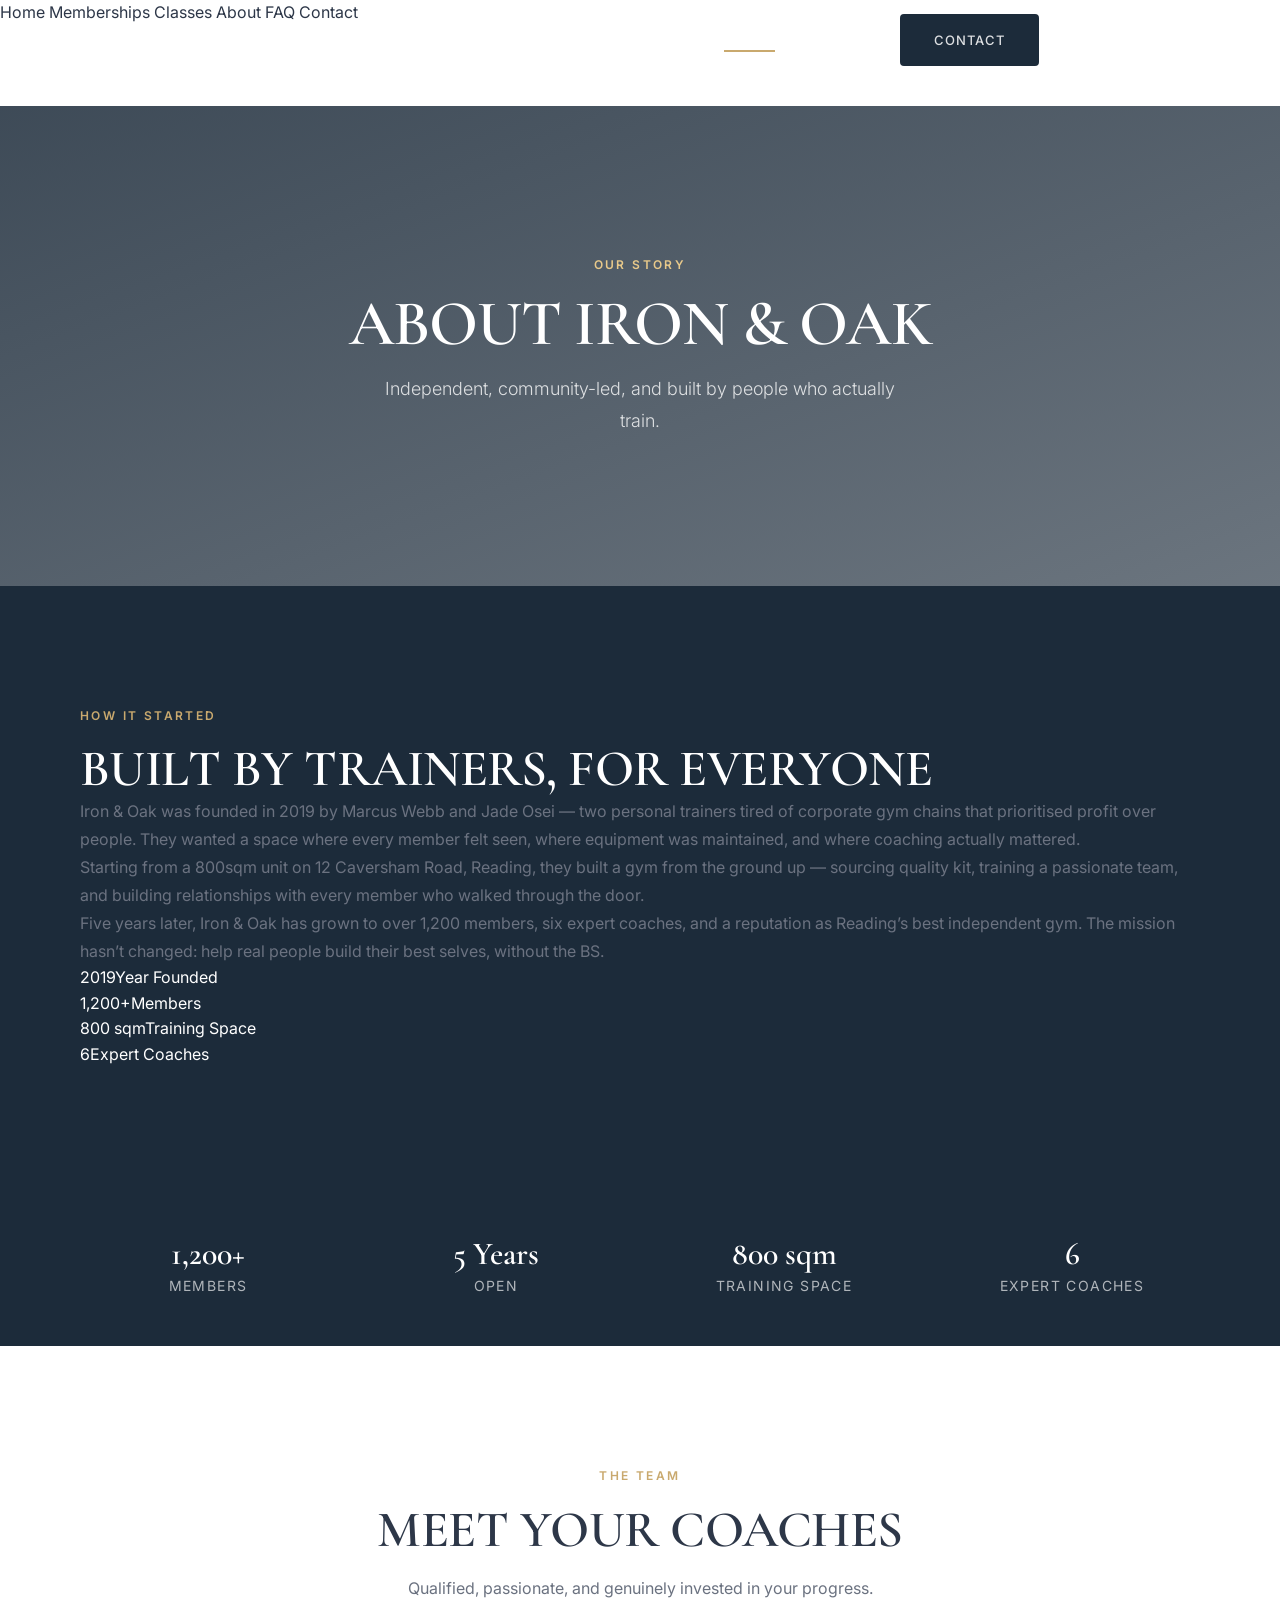
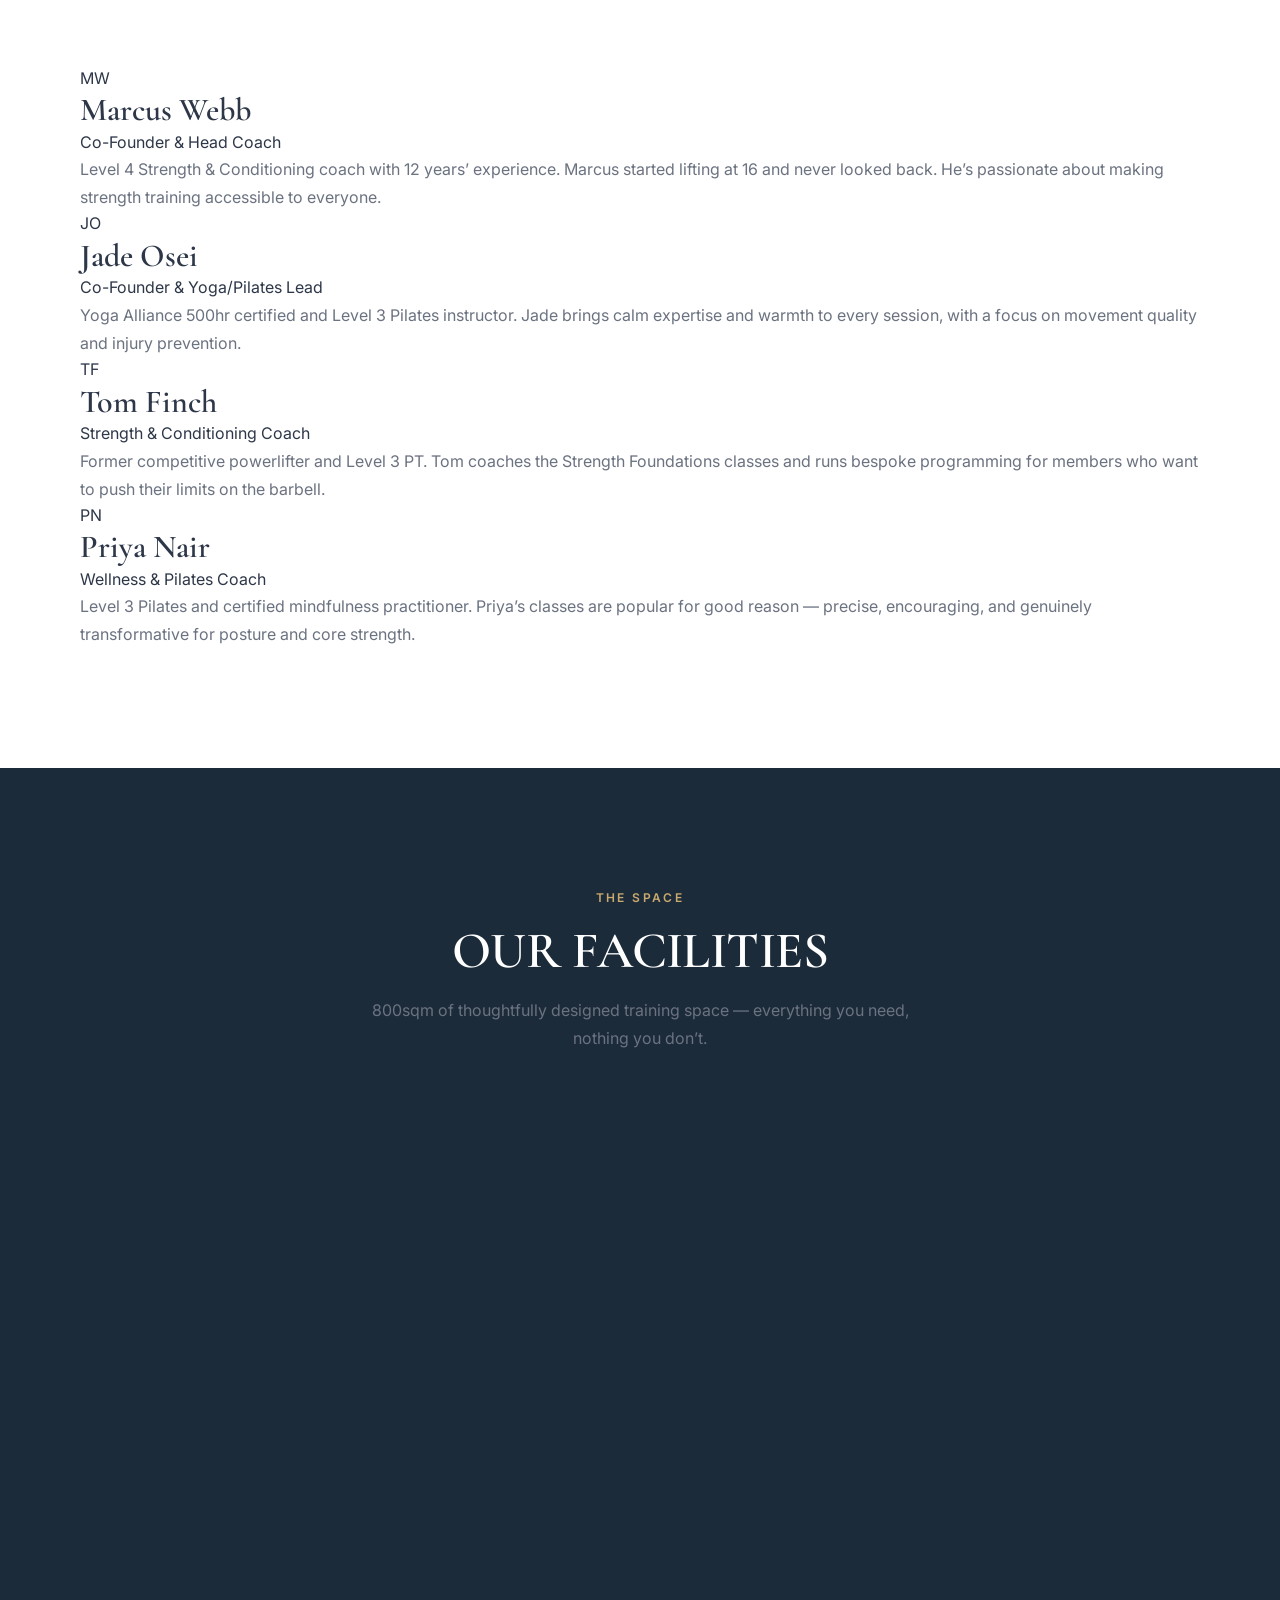
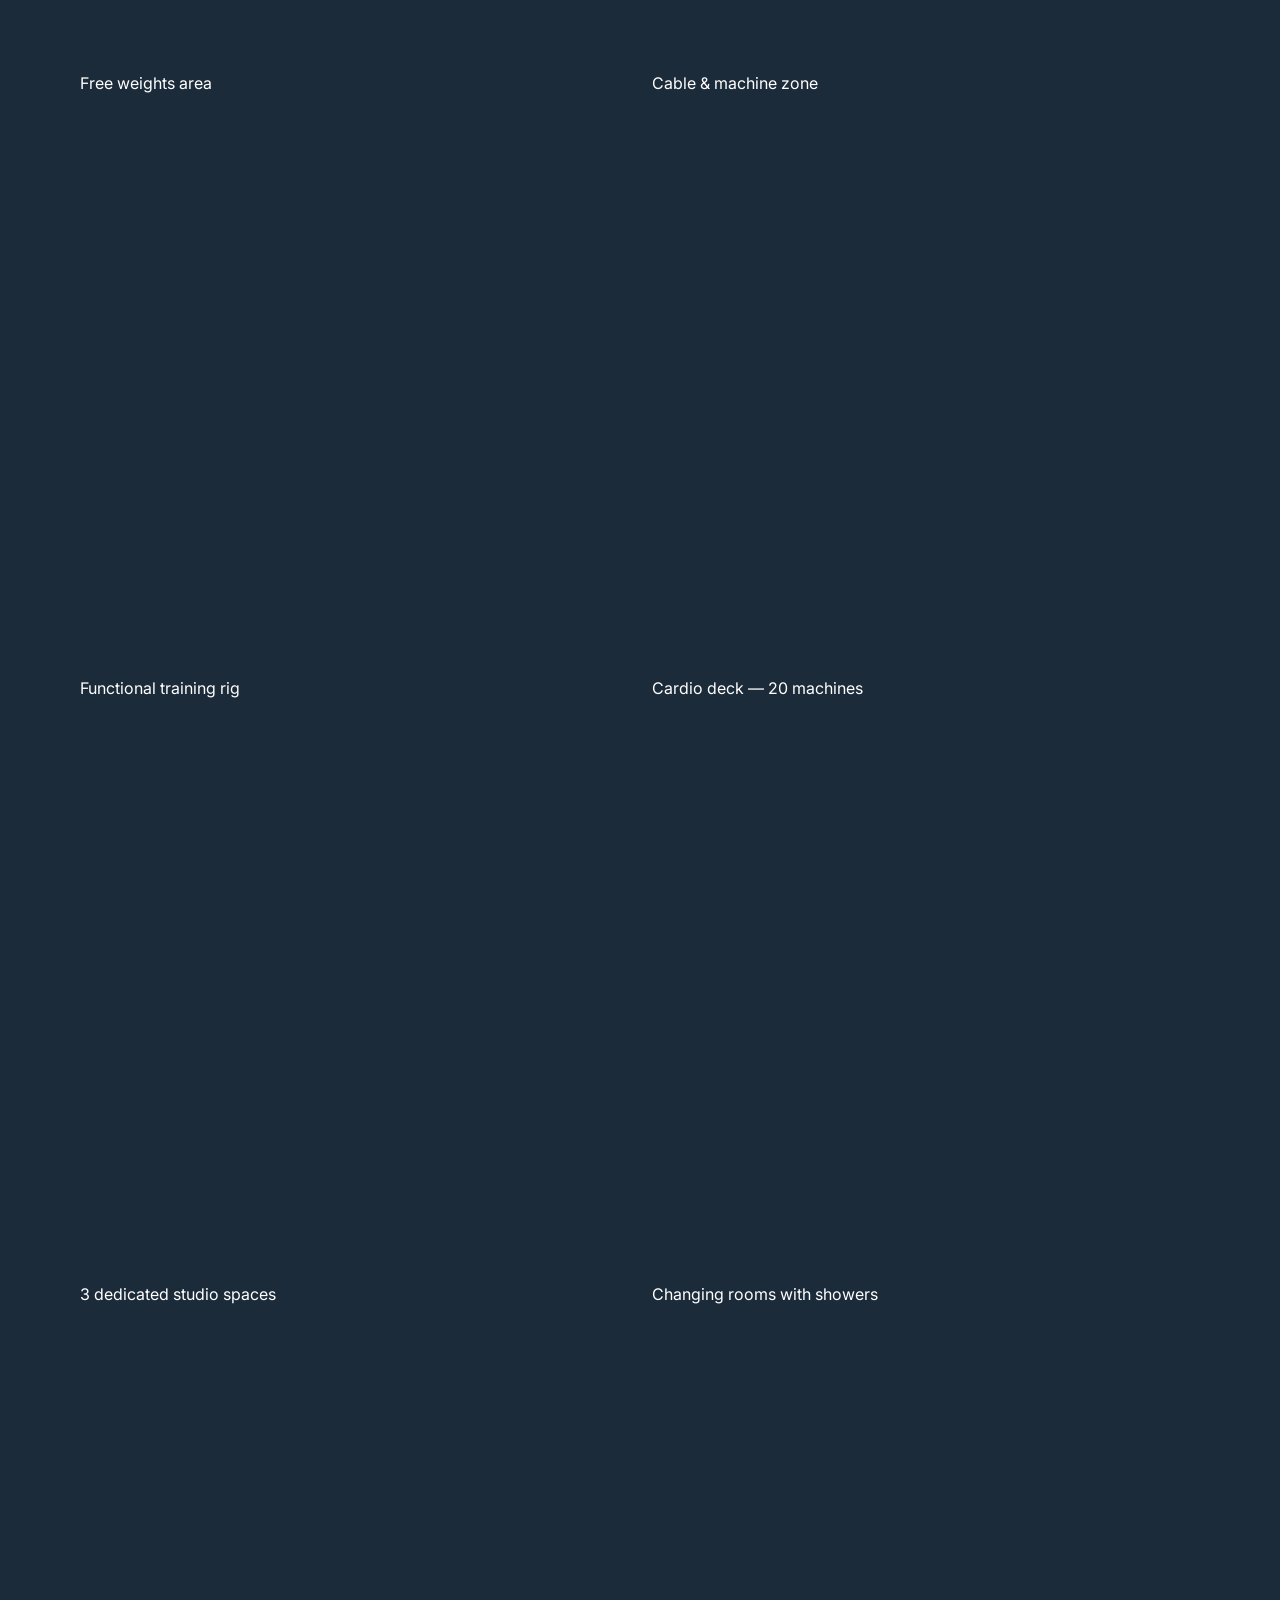
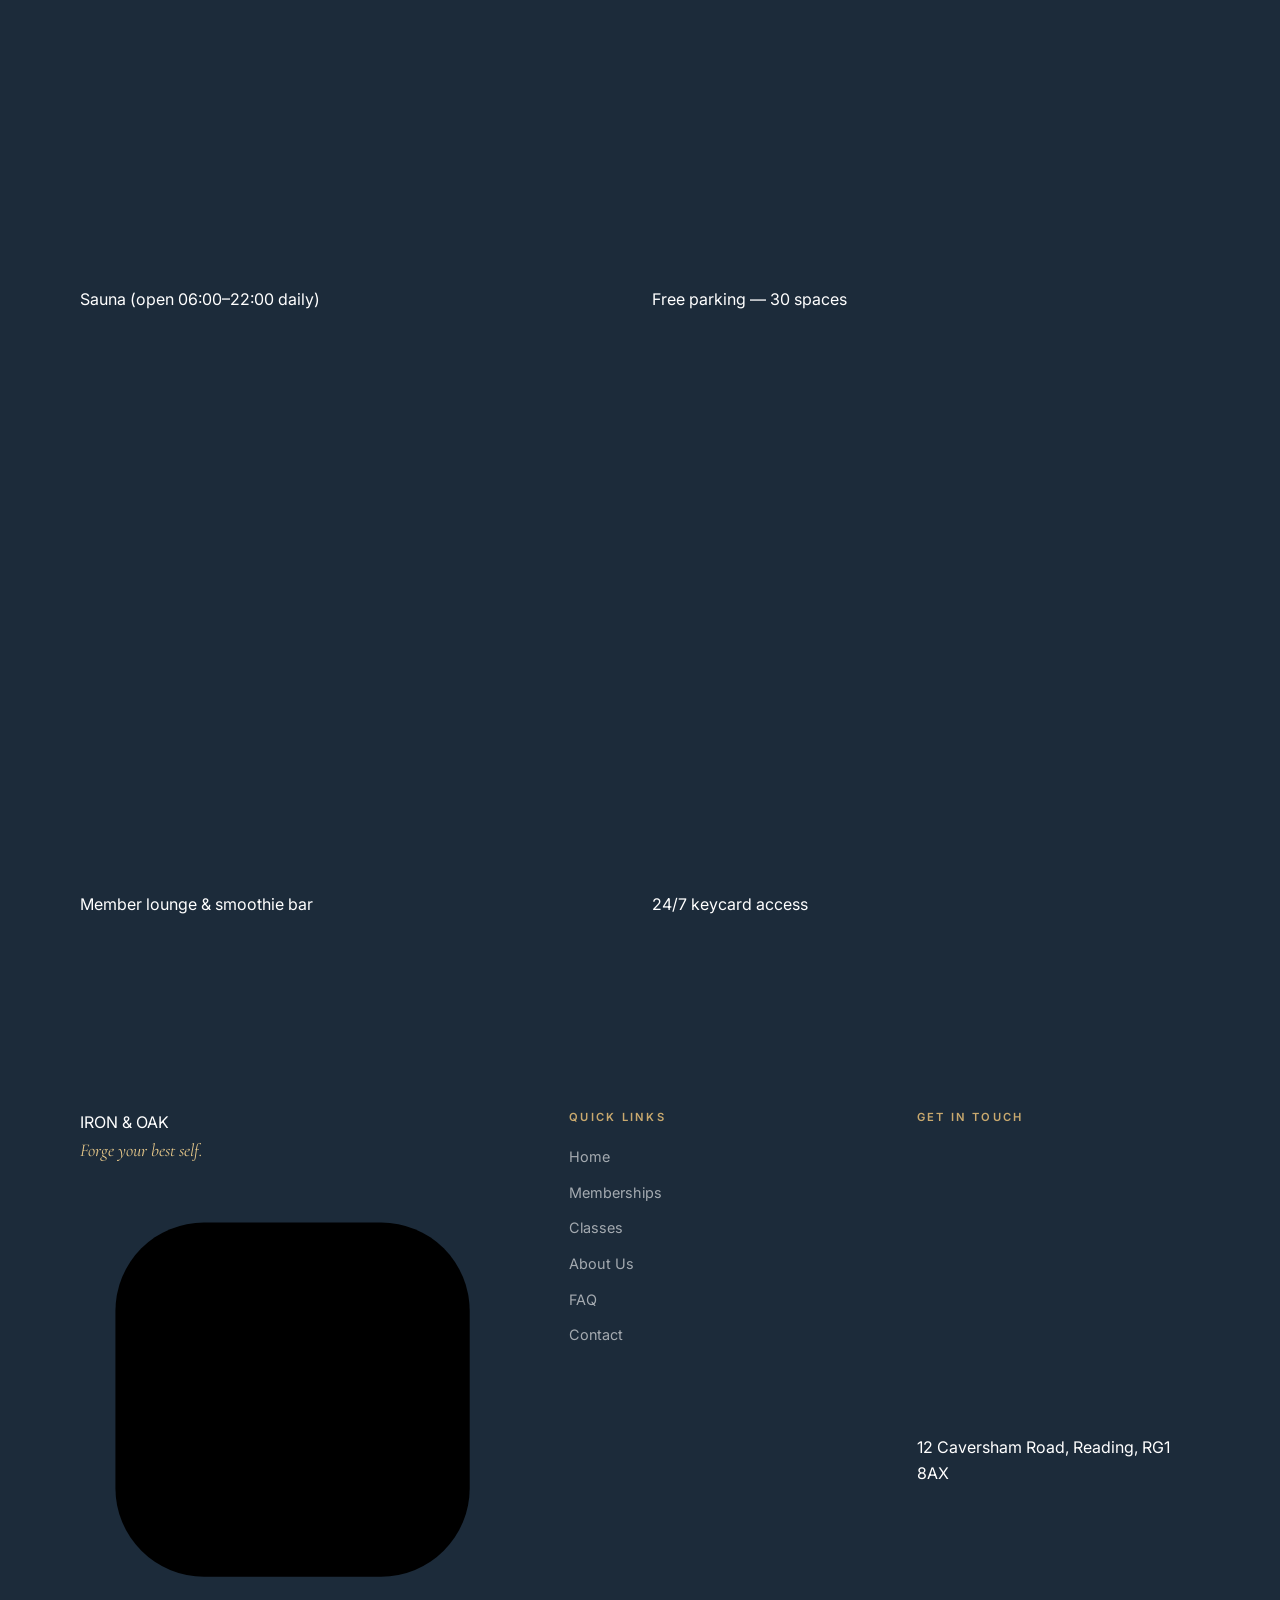
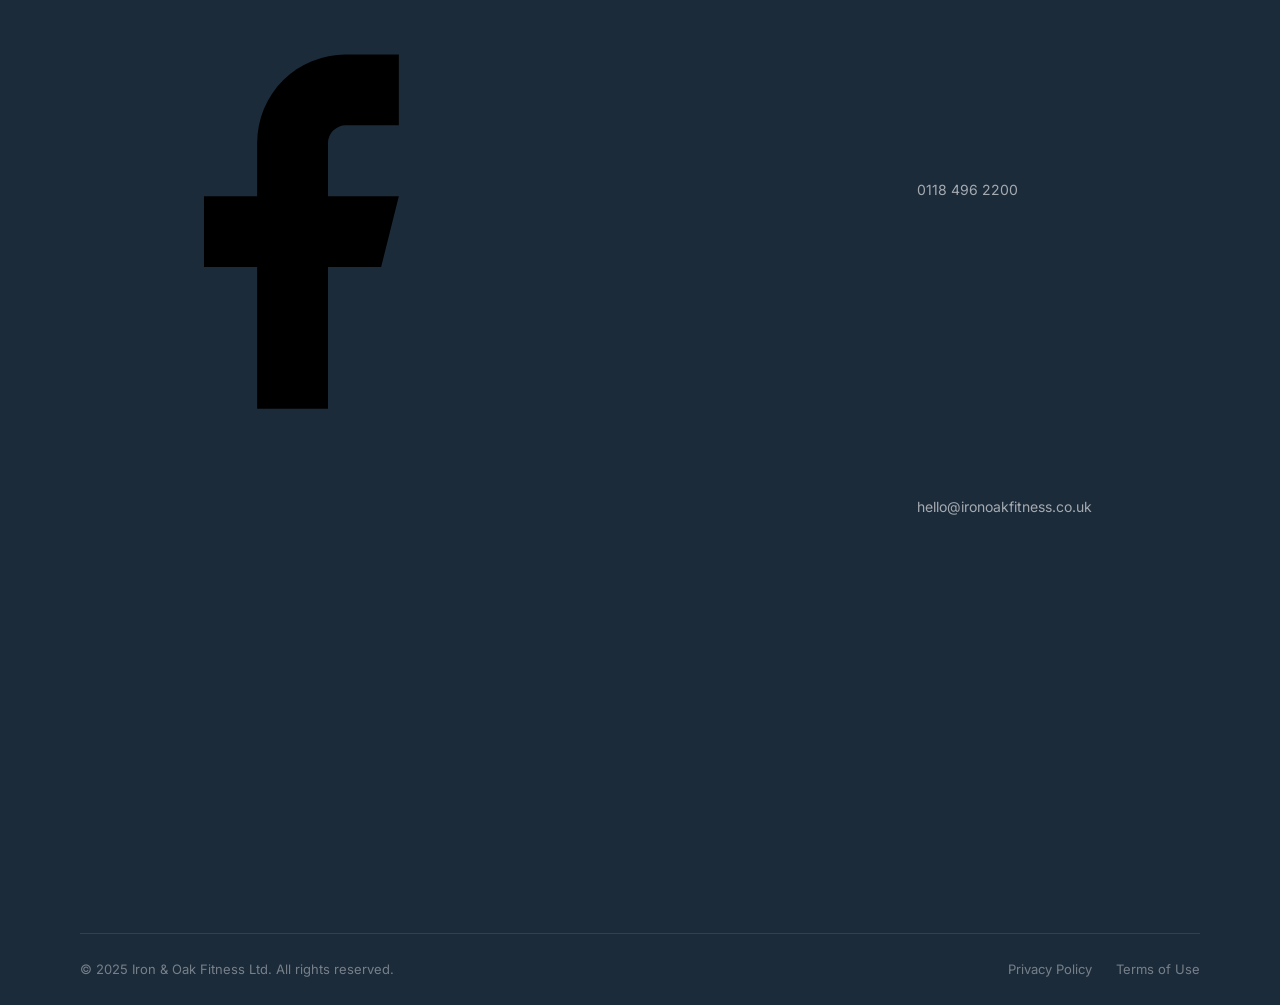
<file: about.html>
<!DOCTYPE html>
<html lang="en">
<head>
  <meta charset="UTF-8">
  <meta name="viewport" content="width=device-width, initial-scale=1.0">
  <title>About Us | Iron &amp; Oak Fitness Reading</title>
  <meta name="description" content="Independent, community-led gym in the heart of Reading. Meet the team behind Iron &amp; Oak Fitness.">
  <link rel="icon" type="image/svg+xml" href="favicon.svg">
  <link rel="stylesheet" href="css/style.css">
</head>
<body>

<nav class="nav" role="navigation" aria-label="Main navigation">
  <div class="nav-inner">
    <a href="index.html" class="nav-logo">IRON &amp; <span>OAK</span></a>
    <ul class="nav-links" role="list">
      <li><a href="index.html">Home</a></li>
      <li><a href="memberships.html">Memberships</a></li>
      <li><a href="classes.html">Classes</a></li>
      <li><a href="about.html">About</a></li>
      <li><a href="faq.html">FAQ</a></li>
      <li><a href="contact.html" class="btn btn-primary btn-sm nav-cta">Contact</a></li>
    </ul>
    <button class="hamburger" aria-label="Toggle menu" aria-expanded="false">
      <span></span><span></span><span></span>
    </button>
  </div>
</nav>
<nav class="mobile-menu" aria-label="Mobile navigation">
  <a href="index.html">Home</a>
  <a href="memberships.html">Memberships</a>
  <a href="classes.html">Classes</a>
  <a href="about.html">About</a>
  <a href="faq.html">FAQ</a>
  <a href="contact.html">Contact</a>
</nav>

<section class="page-hero">
  <div class="container page-hero-content">
    <span class="section-label">Our story</span>
    <h1>ABOUT IRON &amp; OAK</h1>
    <p>Independent, community-led, and built by people who actually train.</p>
  </div>
</section>

<section class="section section--dark">
  <div class="container">
    <div class="story-layout">
      <div class="story-text">
        <span class="section-label">How it started</span>
        <h2>BUILT BY TRAINERS, FOR EVERYONE</h2>
        <p>Iron &amp; Oak was founded in 2019 by Marcus Webb and Jade Osei — two personal trainers tired of corporate gym chains that prioritised profit over people. They wanted a space where every member felt seen, where equipment was maintained, and where coaching actually mattered.</p>
        <p>Starting from a 800sqm unit on 12 Caversham Road, Reading, they built a gym from the ground up — sourcing quality kit, training a passionate team, and building relationships with every member who walked through the door.</p>
        <p>Five years later, Iron &amp; Oak has grown to over 1,200 members, six expert coaches, and a reputation as Reading’s best independent gym. The mission hasn’t changed: help real people build their best selves, without the BS.</p>
      </div>
      <div class="story-visual">
        <div class="story-fact"><span class="num">2019</span><span class="label">Year Founded</span></div>
        <div class="story-fact"><span class="num">1,200+</span><span class="label">Members</span></div>
        <div class="story-fact"><span class="num">800 sqm</span><span class="label">Training Space</span></div>
        <div class="story-fact"><span class="num">6</span><span class="label">Expert Coaches</span></div>
      </div>
    </div>
  </div>
</section>

<section class="stats-bar">
  <div class="container">
    <div class="stats-grid">
      <div class="stat-item"><h3>1,200+</h3><p>Members</p></div>
      <div class="stat-item"><h3>5 Years</h3><p>Open</p></div>
      <div class="stat-item"><h3>800 sqm</h3><p>Training Space</p></div>
      <div class="stat-item"><h3>6</h3><p>Expert Coaches</p></div>
    </div>
  </div>
</section>

<section class="section section--surface">
  <div class="container">
    <div class="section-header">
      <span class="section-label">The team</span>
      <h2>MEET YOUR COACHES</h2>
      <p>Qualified, passionate, and genuinely invested in your progress.</p>
    </div>
    <div class="team-grid">
      <div class="team-card">
        <div class="team-avatar">MW</div>
        <h3>Marcus Webb</h3>
        <div class="team-title">Co-Founder &amp; Head Coach</div>
        <p class="team-bio">Level 4 Strength &amp; Conditioning coach with 12 years’ experience. Marcus started lifting at 16 and never looked back. He’s passionate about making strength training accessible to everyone.</p>
      </div>
      <div class="team-card">
        <div class="team-avatar">JO</div>
        <h3>Jade Osei</h3>
        <div class="team-title">Co-Founder &amp; Yoga/Pilates Lead</div>
        <p class="team-bio">Yoga Alliance 500hr certified and Level 3 Pilates instructor. Jade brings calm expertise and warmth to every session, with a focus on movement quality and injury prevention.</p>
      </div>
      <div class="team-card">
        <div class="team-avatar">TF</div>
        <h3>Tom Finch</h3>
        <div class="team-title">Strength &amp; Conditioning Coach</div>
        <p class="team-bio">Former competitive powerlifter and Level 3 PT. Tom coaches the Strength Foundations classes and runs bespoke programming for members who want to push their limits on the barbell.</p>
      </div>
      <div class="team-card">
        <div class="team-avatar">PN</div>
        <h3>Priya Nair</h3>
        <div class="team-title">Wellness &amp; Pilates Coach</div>
        <p class="team-bio">Level 3 Pilates and certified mindfulness practitioner. Priya’s classes are popular for good reason — precise, encouraging, and genuinely transformative for posture and core strength.</p>
      </div>
    </div>
  </div>
</section>

<section class="section section--dark">
  <div class="container">
    <div class="section-header">
      <span class="section-label">The space</span>
      <h2>OUR FACILITIES</h2>
      <p>800sqm of thoughtfully designed training space — everything you need, nothing you don’t.</p>
    </div>
    <div class="facilities-grid">
      <div class="facility-item"><svg viewBox="0 0 24 24" fill="none" stroke-width="2" stroke-linecap="round" stroke-linejoin="round"><path d="M6 4v6a6 6 0 006 6 6 6 0 006-6V4"/><line x1="4" y1="20" x2="20" y2="20"/></svg><span>Free weights area</span></div>
      <div class="facility-item"><svg viewBox="0 0 24 24" fill="none" stroke-width="2" stroke-linecap="round" stroke-linejoin="round"><circle cx="12" cy="12" r="10"/><path d="M8 14s1.5 2 4 2 4-2 4-2"/><line x1="9" y1="9" x2="9.01" y2="9"/><line x1="15" y1="9" x2="15.01" y2="9"/></svg><span>Cable &amp; machine zone</span></div>
      <div class="facility-item"><svg viewBox="0 0 24 24" fill="none" stroke-width="2" stroke-linecap="round" stroke-linejoin="round"><polyline points="22 12 18 12 15 21 9 3 6 12 2 12"/></svg><span>Functional training rig</span></div>
      <div class="facility-item"><svg viewBox="0 0 24 24" fill="none" stroke-width="2" stroke-linecap="round" stroke-linejoin="round"><polygon points="13 2 3 14 12 14 11 22 21 10 12 10 13 2"/></svg><span>Cardio deck — 20 machines</span></div>
      <div class="facility-item"><svg viewBox="0 0 24 24" fill="none" stroke-width="2" stroke-linecap="round" stroke-linejoin="round"><rect x="2" y="3" width="20" height="14" rx="2" ry="2"/><line x1="8" y1="21" x2="16" y2="21"/><line x1="12" y1="17" x2="12" y2="21"/></svg><span>3 dedicated studio spaces</span></div>
      <div class="facility-item"><svg viewBox="0 0 24 24" fill="none" stroke-width="2" stroke-linecap="round" stroke-linejoin="round"><path d="M20 7H4a2 2 0 00-2 2v6a2 2 0 002 2h16a2 2 0 002-2V9a2 2 0 00-2-2z"/><path d="M9 7V5a2 2 0 012-2h2a2 2 0 012 2v2"/></svg><span>Changing rooms with showers</span></div>
      <div class="facility-item"><svg viewBox="0 0 24 24" fill="none" stroke-width="2" stroke-linecap="round" stroke-linejoin="round"><path d="M18 8h1a4 4 0 010 8h-1"/><path d="M2 8h16v9a4 4 0 01-4 4H6a4 4 0 01-4-4V8z"/><line x1="6" y1="1" x2="6" y2="4"/><line x1="10" y1="1" x2="10" y2="4"/><line x1="14" y1="1" x2="14" y2="4"/></svg><span>Sauna (open 06:00–22:00 daily)</span></div>
      <div class="facility-item"><svg viewBox="0 0 24 24" fill="none" stroke-width="2" stroke-linecap="round" stroke-linejoin="round"><rect x="1" y="3" width="15" height="13"/><polygon points="16 8 20 8 23 11 23 16 16 16 16 8"/><circle cx="5.5" cy="18.5" r="2.5"/><circle cx="18.5" cy="18.5" r="2.5"/></svg><span>Free parking — 30 spaces</span></div>
      <div class="facility-item"><svg viewBox="0 0 24 24" fill="none" stroke-width="2" stroke-linecap="round" stroke-linejoin="round"><path d="M17 21v-2a4 4 0 00-4-4H5a4 4 0 00-4 4v2"/><circle cx="9" cy="7" r="4"/><path d="M23 21v-2a4 4 0 00-3-3.87M16 3.13a4 4 0 010 7.75"/></svg><span>Member lounge &amp; smoothie bar</span></div>
      <div class="facility-item"><svg viewBox="0 0 24 24" fill="none" stroke-width="2" stroke-linecap="round" stroke-linejoin="round"><rect x="5" y="2" width="14" height="20" rx="2" ry="2"/><line x1="12" y1="18" x2="12.01" y2="18"/></svg><span>24/7 keycard access</span></div>
    </div>
  </div>
</section>

<footer class="footer">
  <div class="container">
    <div class="footer-grid">
      <div>
        <div class="footer-logo">IRON &amp; <span>OAK</span></div>
        <p class="footer-tagline">Forge your best self.</p>
        <div class="footer-socials">
          <a href="#" class="social-link" aria-label="Instagram"><svg viewBox="0 0 24 24" stroke-width="1.8"><rect x="2" y="2" width="20" height="20" rx="5" ry="5"/><path d="M16 11.37A4 4 0 1112.63 8 4 4 0 0116 11.37z"/><line x1="17.5" y1="6.5" x2="17.51" y2="6.5"/></svg></a>
          <a href="#" class="social-link" aria-label="Facebook"><svg viewBox="0 0 24 24" stroke-width="1.8"><path d="M18 2h-3a5 5 0 00-5 5v3H7v4h3v8h4v-8h3l1-4h-4V7a1 1 0 011-1h3z"/></svg></a>
          <a href="#" class="social-link" aria-label="X / Twitter"><svg viewBox="0 0 24 24" stroke-width="1.8"><path d="M4 4l16 16M4 20L20 4"/></svg></a>
        </div>
      </div>
      <div class="footer-col">
        <h4>Quick Links</h4>
        <ul class="footer-links">
          <li><a href="index.html">Home</a></li>
          <li><a href="memberships.html">Memberships</a></li>
          <li><a href="classes.html">Classes</a></li>
          <li><a href="about.html">About Us</a></li>
          <li><a href="faq.html">FAQ</a></li>
          <li><a href="contact.html">Contact</a></li>
        </ul>
      </div>
      <div class="footer-col">
        <h4>Get In Touch</h4>
        <div class="footer-contact">
          <div class="footer-contact-item">
            <svg viewBox="0 0 24 24" fill="none" stroke-width="2" stroke-linecap="round" stroke-linejoin="round"><path d="M21 10c0 7-9 13-9 13s-9-6-9-13a9 9 0 0118 0z"/><circle cx="12" cy="10" r="3"/></svg>
            <span>12 Caversham Road, Reading, RG1 8AX</span>
          </div>
          <div class="footer-contact-item">
            <svg viewBox="0 0 24 24" fill="none" stroke-width="2" stroke-linecap="round" stroke-linejoin="round"><path d="M22 16.92v3a2 2 0 01-2.18 2 19.79 19.79 0 01-8.63-3.07A19.5 19.5 0 013.07 9.81a19.79 19.79 0 01-3.07-8.68A2 2 0 012 .9h3a2 2 0 012 1.72c.127.96.361 1.903.7 2.81a2 2 0 01-.45 2.11L6.09 8.91a16 16 0 006 6l1.27-1.27a2 2 0 012.11-.45c.907.339 1.85.573 2.81.7A2 2 0 0122 16.92z"/></svg>
            <span><a href="tel:01184962200">0118 496 2200</a></span>
          </div>
          <div class="footer-contact-item">
            <svg viewBox="0 0 24 24" fill="none" stroke-width="2" stroke-linecap="round" stroke-linejoin="round"><path d="M4 4h16c1.1 0 2 .9 2 2v12c0 1.1-.9 2-2 2H4c-1.1 0-2-.9-2-2V6c0-1.1.9-2 2-2z"/><polyline points="22,6 12,13 2,6"/></svg>
            <span><a href="mailto:hello@ironoakfitness.co.uk">hello@ironoakfitness.co.uk</a></span>
          </div>
        </div>
      </div>
    </div>
    <div class="footer-bottom">
      <p>&copy; 2025 Iron &amp; Oak Fitness Ltd. All rights reserved.</p>
      <div class="footer-bottom-links">
        <a href="#">Privacy Policy</a>
        <a href="#">Terms of Use</a>
      </div>
    </div>
  </div>
</footer>

<script src="js/main.js"></script>
</body>
</html>
</file>
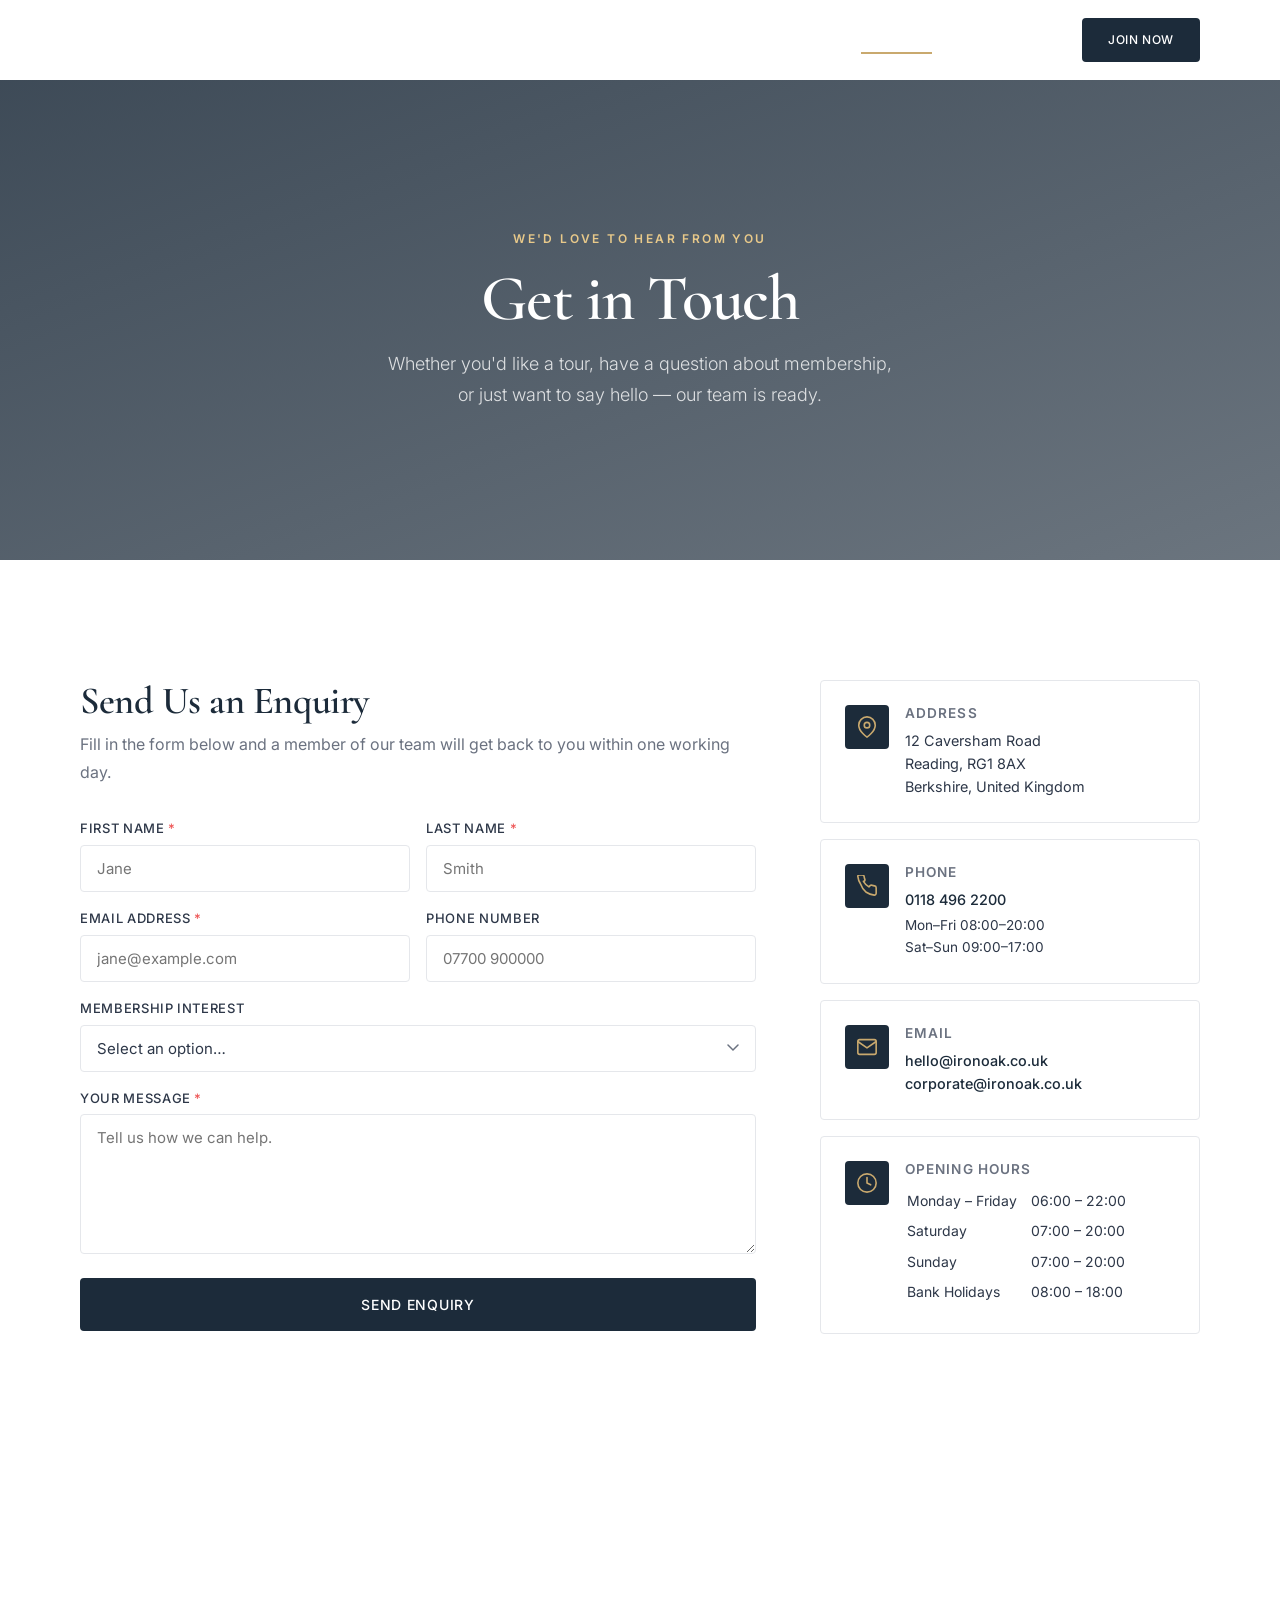
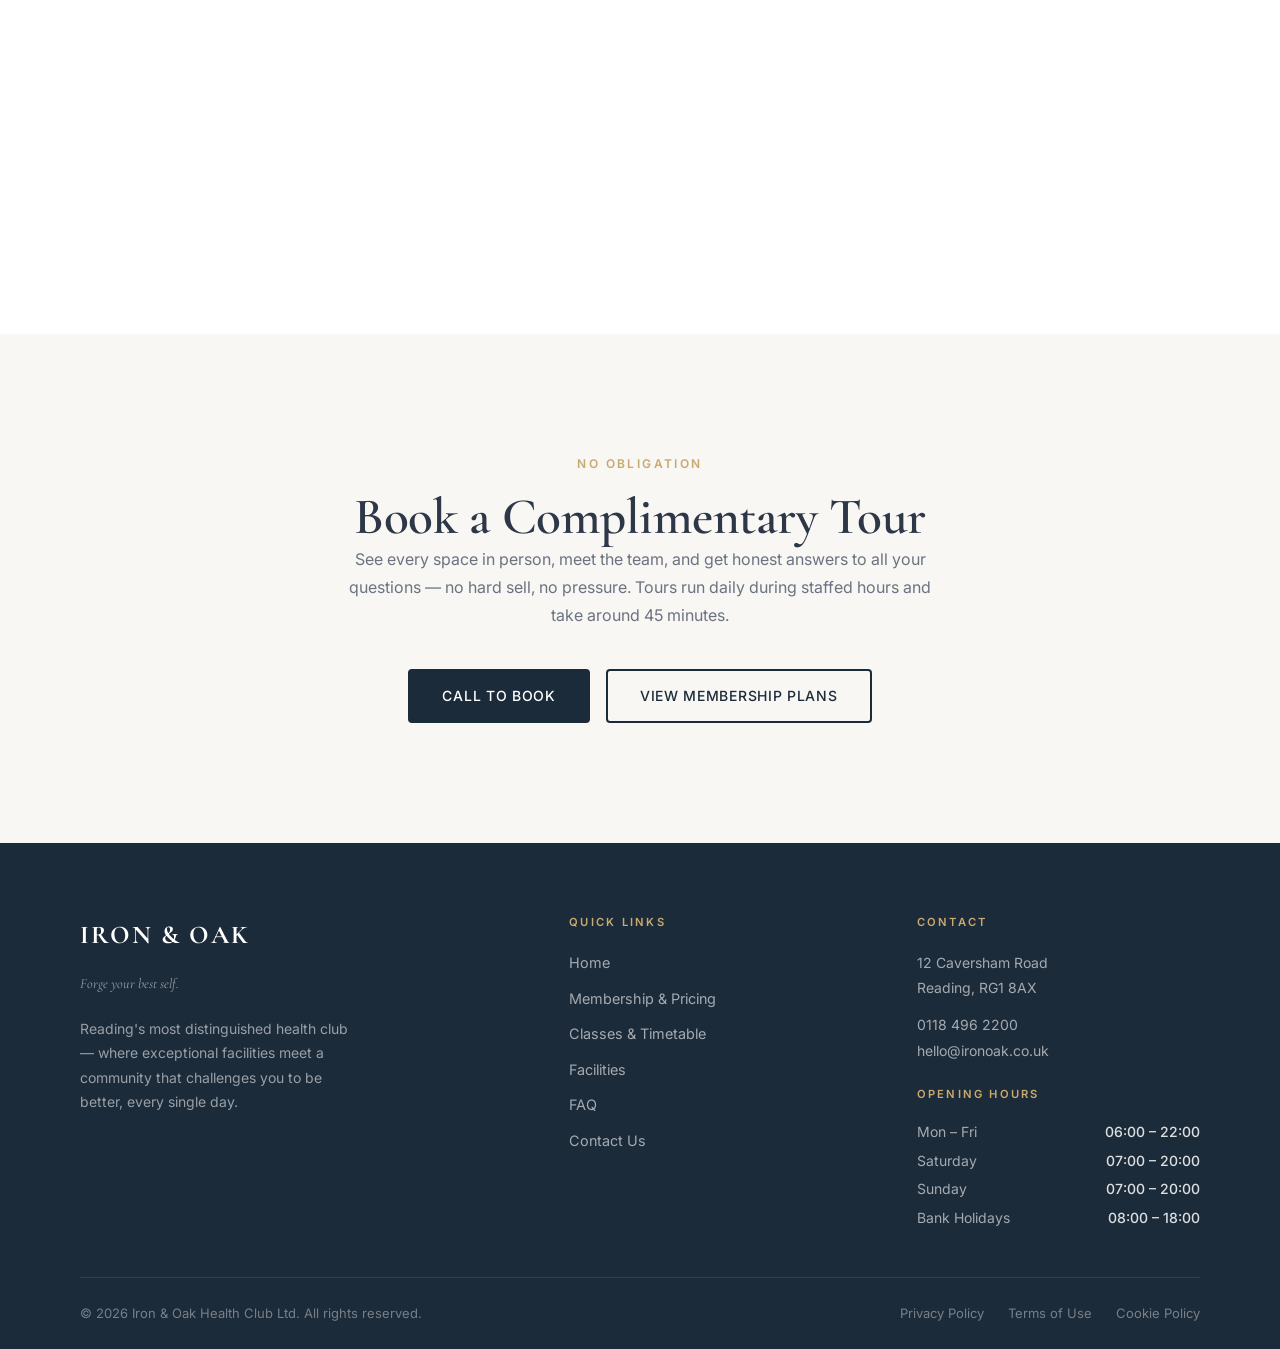
<file: contact.html>
<!DOCTYPE html>
<html lang="en">
<head>
  <meta charset="UTF-8" />
  <meta name="viewport" content="width=device-width, initial-scale=1.0" />
  <title>Contact Us | Iron &amp; Oak Health Club, Reading</title>
  <meta name="description" content="Get in touch with Iron &amp; Oak Health Club in Reading. Book a tour, ask about membership, or speak with our team." />
  <link rel="icon" type="image/svg+xml" href="favicon.svg" />
  <link rel="stylesheet" href="css/style.css" />
</head>
<body>

  <nav class="nav" id="mainNav">
    <div class="nav-inner">
      <a href="index.html" class="nav-logo">Iron &amp; Oak</a>
      <div class="nav-links">
        <a href="index.html">Home</a>
        <a href="memberships.html">Membership</a>
        <a href="classes.html">Classes</a>
        <a href="facilities.html">Facilities</a>
        <a href="faq.html">FAQ</a>
        <a href="contact.html" class="active">Contact</a>
      </div>
      <div class="nav-cta"><a href="memberships.html" class="btn-primary">Join Now</a></div>
      <button class="nav-hamburger" aria-label="Open menu"><span></span><span></span><span></span></button>
    </div>
  </nav>

  <div class="nav-mobile-menu">
    <span class="nav-mobile-close" aria-label="Close menu">&times;</span>
    <a href="index.html">Home</a>
    <a href="memberships.html">Membership</a>
    <a href="classes.html">Classes</a>
    <a href="facilities.html">Facilities</a>
    <a href="faq.html">FAQ</a>
    <a href="contact.html">Contact</a>
    <a href="memberships.html" class="btn-gold" style="margin-top:16px;padding:14px 36px;border-radius:4px;">Join Now</a>
  </div>

  <section class="page-hero" style="background-image: url('https://images.unsplash.com/photo-1560185893-a55cbc8c57e8?w=1920&q=80');">
    <div class="page-hero-content">
      <span class="section-label">We'd Love to Hear from You</span>
      <h1>Get in Touch</h1>
      <p>Whether you'd like a tour, have a question about membership, or just want to say hello — our team is ready.</p>
    </div>
  </section>

  <section class="section">
    <div class="container">
      <div class="contact-layout">

        <div class="contact-form-wrap fade-in-up">
          <h2>Send Us an Enquiry</h2>
          <p style="margin-bottom:2rem;">Fill in the form below and a member of our team will get back to you within one working day.</p>

          <form class="contact-form" id="contactForm" novalidate>
            <div class="form-row">
              <div class="form-group">
                <label for="firstName">First Name <span class="required">*</span></label>
                <input type="text" id="firstName" name="firstName" placeholder="Jane" required />
              </div>
              <div class="form-group">
                <label for="lastName">Last Name <span class="required">*</span></label>
                <input type="text" id="lastName" name="lastName" placeholder="Smith" required />
              </div>
            </div>
            <div class="form-row">
              <div class="form-group">
                <label for="email">Email Address <span class="required">*</span></label>
                <input type="email" id="email" name="email" placeholder="jane@example.com" required />
              </div>
              <div class="form-group">
                <label for="phone">Phone Number</label>
                <input type="tel" id="phone" name="phone" placeholder="07700 900000" />
              </div>
            </div>
            <div class="form-group">
              <label for="interest">Membership Interest</label>
              <select id="interest" name="interest">
                <option value="">Select an option…</option>
                <option value="essential">Essential – £35/month</option>
                <option value="club">Club – £55/month</option>
                <option value="premium">Premium – £75/month</option>
                <option value="tour">Book a tour first</option>
                <option value="corporate">Corporate / team membership</option>
                <option value="exploring">Just exploring for now</option>
              </select>
            </div>
            <div class="form-group">
              <label for="message">Your Message <span class="required">*</span></label>
              <textarea id="message" name="message" rows="5" placeholder="Tell us how we can help." required></textarea>
            </div>
            <button type="submit" class="btn-primary contact-submit">Send Enquiry</button>
          </form>

          <div class="form-success" id="formSuccess" style="display:none;">
            <div class="form-success-icon">✓</div>
            <h3>Thank you — we'll be in touch.</h3>
            <p>Your enquiry has been received. A member of our team will respond within one working day. In the meantime, feel free to <a href="faq.html">browse our FAQ</a> or <a href="memberships.html">explore our membership plans</a>.</p>
          </div>
        </div>

        <div class="contact-info fade-in-up stagger-1">
          <div class="contact-card">
            <div class="contact-card-icon">
              <svg viewBox="0 0 24 24" fill="none" stroke="currentColor" stroke-width="1.75" stroke-linecap="round" stroke-linejoin="round" width="22" height="22"><path d="M21 10c0 7-9 13-9 13S3 17 3 10a9 9 0 0 1 18 0z"/><circle cx="12" cy="10" r="3"/></svg>
            </div>
            <div>
              <h4>Address</h4>
              <p>12 Caversham Road<br>Reading, RG1 8AX<br>Berkshire, United Kingdom</p>
            </div>
          </div>
          <div class="contact-card">
            <div class="contact-card-icon">
              <svg viewBox="0 0 24 24" fill="none" stroke="currentColor" stroke-width="1.75" stroke-linecap="round" stroke-linejoin="round" width="22" height="22"><path d="M22 16.92v3a2 2 0 0 1-2.18 2 19.79 19.79 0 0 1-8.63-3.07A19.5 19.5 0 0 1 4.99 9.81a19.79 19.79 0 0 1-3.07-8.67A2 2 0 0 1 3.9 0h3a2 2 0 0 1 2 1.72 12.84 12.84 0 0 0 .7 2.81 2 2 0 0 1-.45 2.11L8.09 6.91a16 16 0 0 0 6 6l1.27-1.27a2 2 0 0 1 2.11-.45 12.84 12.84 0 0 0 2.81.7A2 2 0 0 1 22 13.92z"/></svg>
            </div>
            <div>
              <h4>Phone</h4>
              <p><a href="tel:01184962200">0118 496 2200</a></p>
              <p style="font-size:0.85rem;margin-top:0.25rem;">Mon–Fri 08:00–20:00<br>Sat–Sun 09:00–17:00</p>
            </div>
          </div>
          <div class="contact-card">
            <div class="contact-card-icon">
              <svg viewBox="0 0 24 24" fill="none" stroke="currentColor" stroke-width="1.75" stroke-linecap="round" stroke-linejoin="round" width="22" height="22"><path d="M4 4h16c1.1 0 2 .9 2 2v12c0 1.1-.9 2-2 2H4c-1.1 0-2-.9-2-2V6c0-1.1.9-2 2-2z"/><polyline points="22,6 12,13 2,6"/></svg>
            </div>
            <div>
              <h4>Email</h4>
              <p><a href="mailto:hello@ironoak.co.uk">hello@ironoak.co.uk</a></p>
              <p><a href="mailto:corporate@ironoak.co.uk">corporate@ironoak.co.uk</a></p>
            </div>
          </div>
          <div class="contact-card">
            <div class="contact-card-icon">
              <svg viewBox="0 0 24 24" fill="none" stroke="currentColor" stroke-width="1.75" stroke-linecap="round" stroke-linejoin="round" width="22" height="22"><circle cx="12" cy="12" r="10"/><polyline points="12 6 12 12 16 14"/></svg>
            </div>
            <div>
              <h4>Opening Hours</h4>
              <table class="hours-table">
                <tr><td>Monday – Friday</td><td>06:00 – 22:00</td></tr>
                <tr><td>Saturday</td><td>07:00 – 20:00</td></tr>
                <tr><td>Sunday</td><td>07:00 – 20:00</td></tr>
                <tr><td>Bank Holidays</td><td>08:00 – 18:00</td></tr>
              </table>
            </div>
          </div>
        </div>

      </div>
    </div>
  </section>

  <section class="map-section">
    <iframe src="https://www.google.com/maps/embed?pb=!1m18!1m12!1m3!1d2483.87!2d-0.9698!3d51.4551!2m3!1f0!2f0!3f0!3m2!1i1024!2i768!4f13.1!3m3!1m2!1s0x4876543210abcdef%3A0x0!2sReading%2C+RG1+8AX!5e0!3m2!1sen!2suk!4v1700000000000" width="100%" height="480" style="border:0;display:block;" allowfullscreen="" loading="lazy" referrerpolicy="no-referrer-when-downgrade" title="Iron &amp; Oak Health Club location map"></iframe>
  </section>

  <section class="section section--off-white">
    <div class="container" style="text-align:center;max-width:680px;">
      <span class="section-label fade-in-up">No Obligation</span>
      <h2 class="fade-in-up">Book a Complimentary Tour</h2>
      <p class="fade-in-up stagger-1">See every space in person, meet the team, and get honest answers to all your questions — no hard sell, no pressure. Tours run daily during staffed hours and take around 45 minutes.</p>
      <div class="fade-in-up stagger-2" style="margin-top:2.5rem;display:flex;gap:16px;justify-content:center;flex-wrap:wrap;">
        <a href="tel:01184962200" class="btn-primary">Call to Book</a>
        <a href="memberships.html" class="btn-outline">View Membership Plans</a>
      </div>
    </div>
  </section>

  <footer class="footer">
    <div class="container">
      <div class="footer-grid">
        <div class="footer-brand">
          <a href="index.html" class="nav-logo">Iron &amp; Oak</a>
          <p class="footer-tagline">Forge your best self.</p>
          <p>Reading's most distinguished health club — where exceptional facilities meet a community that challenges you to be better, every single day.</p>
        </div>
        <div class="footer-col">
          <h4>Quick Links</h4>
          <ul>
            <li><a href="index.html">Home</a></li>
            <li><a href="memberships.html">Membership &amp; Pricing</a></li>
            <li><a href="classes.html">Classes &amp; Timetable</a></li>
            <li><a href="facilities.html">Facilities</a></li>
            <li><a href="faq.html">FAQ</a></li>
            <li><a href="contact.html">Contact Us</a></li>
          </ul>
        </div>
        <div class="footer-col">
          <h4>Contact</h4>
          <p>12 Caversham Road<br>Reading, RG1 8AX</p>
          <p style="margin-top:0.75rem;"><a href="tel:01184962200">0118 496 2200</a></p>
          <p><a href="mailto:hello@ironoak.co.uk">hello@ironoak.co.uk</a></p>
          <h4 style="margin-top:1.5rem;">Opening Hours</h4>
          <div class="footer-hours">
            <div class="footer-hours-row"><span>Mon – Fri</span><span>06:00 – 22:00</span></div>
            <div class="footer-hours-row"><span>Saturday</span><span>07:00 – 20:00</span></div>
            <div class="footer-hours-row"><span>Sunday</span><span>07:00 – 20:00</span></div>
            <div class="footer-hours-row"><span>Bank Holidays</span><span>08:00 – 18:00</span></div>
          </div>
        </div>
      </div>
      <div class="footer-bottom">
        <p>&copy; 2026 Iron &amp; Oak Health Club Ltd. All rights reserved.</p>
        <div class="footer-bottom-links">
          <a href="#">Privacy Policy</a>
          <a href="#">Terms of Use</a>
          <a href="#">Cookie Policy</a>
        </div>
      </div>
    </div>
  </footer>

  <script src="js/main.js"></script>
  <script>
    document.getElementById('contactForm').addEventListener('submit', function(e) {
      e.preventDefault();
      this.style.display = 'none';
      document.getElementById('formSuccess').style.display = 'block';
    });
  </script>
</body>
</html>
</file>
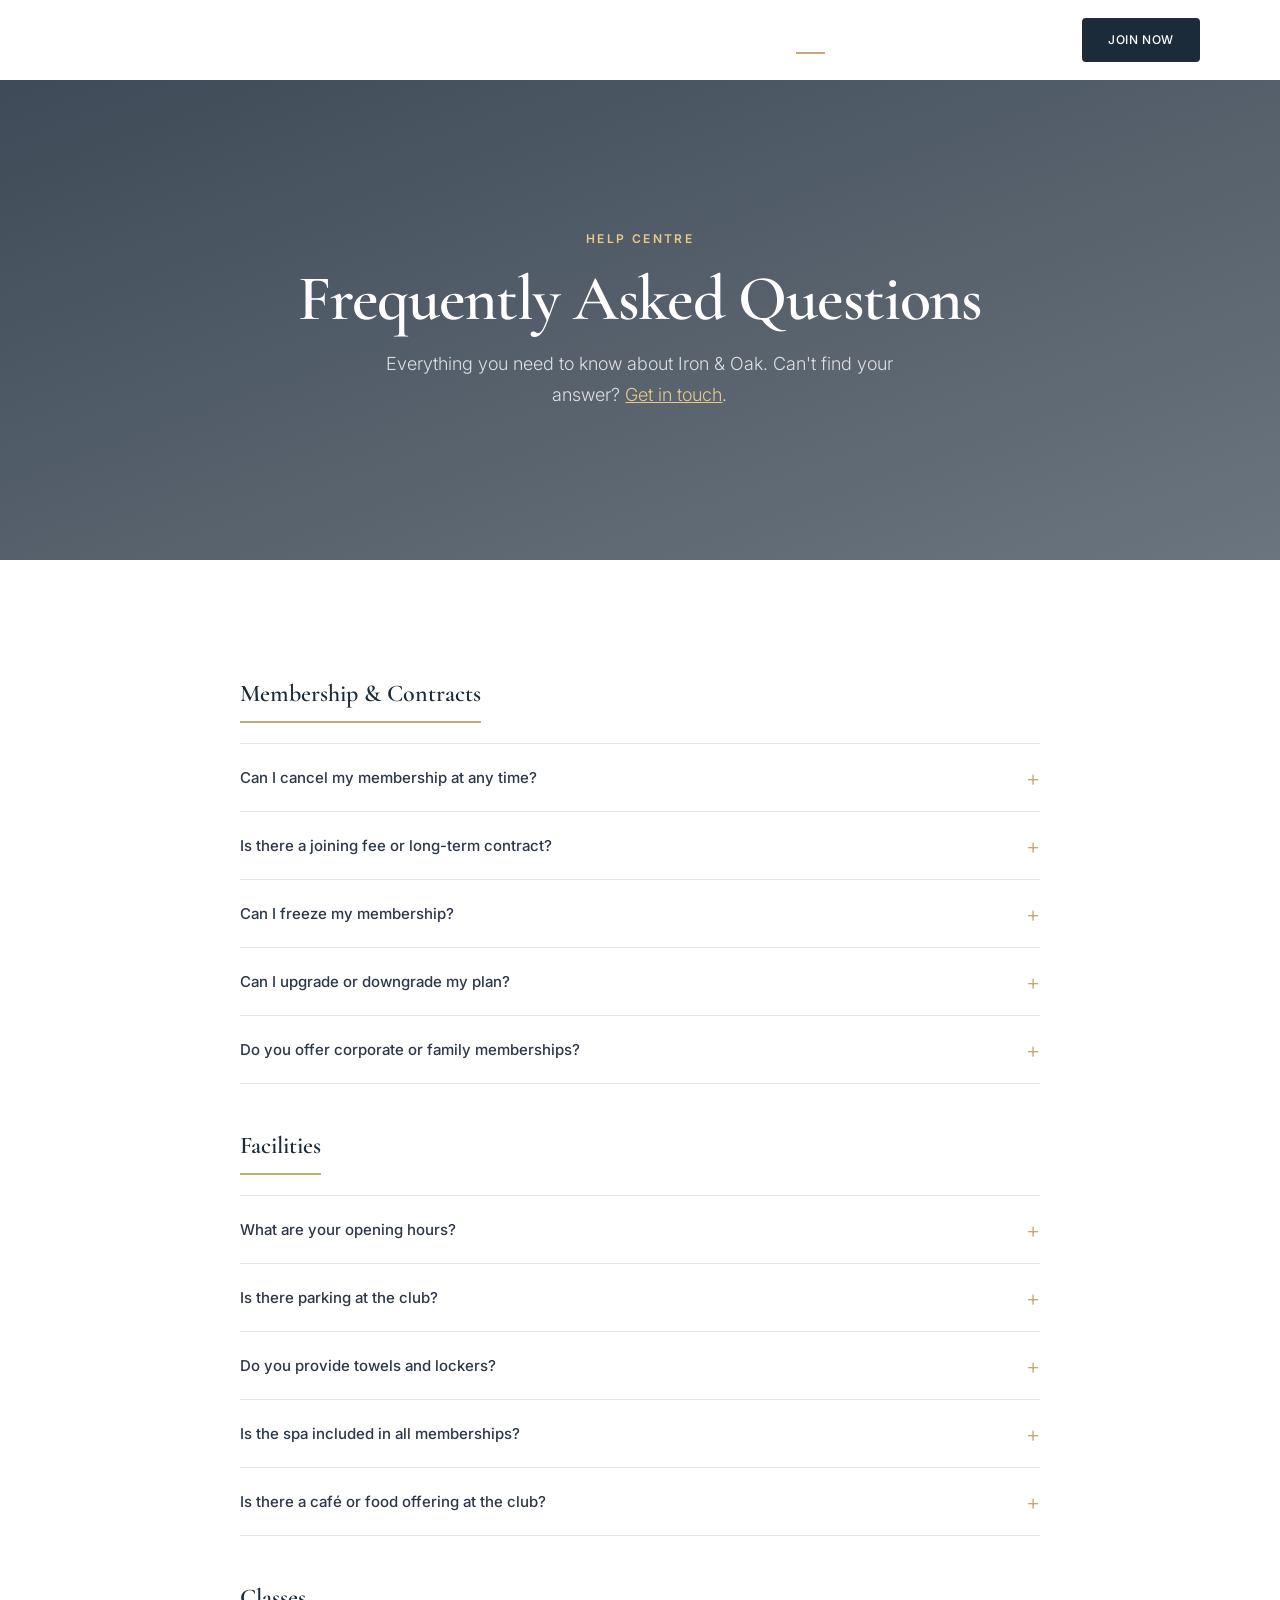
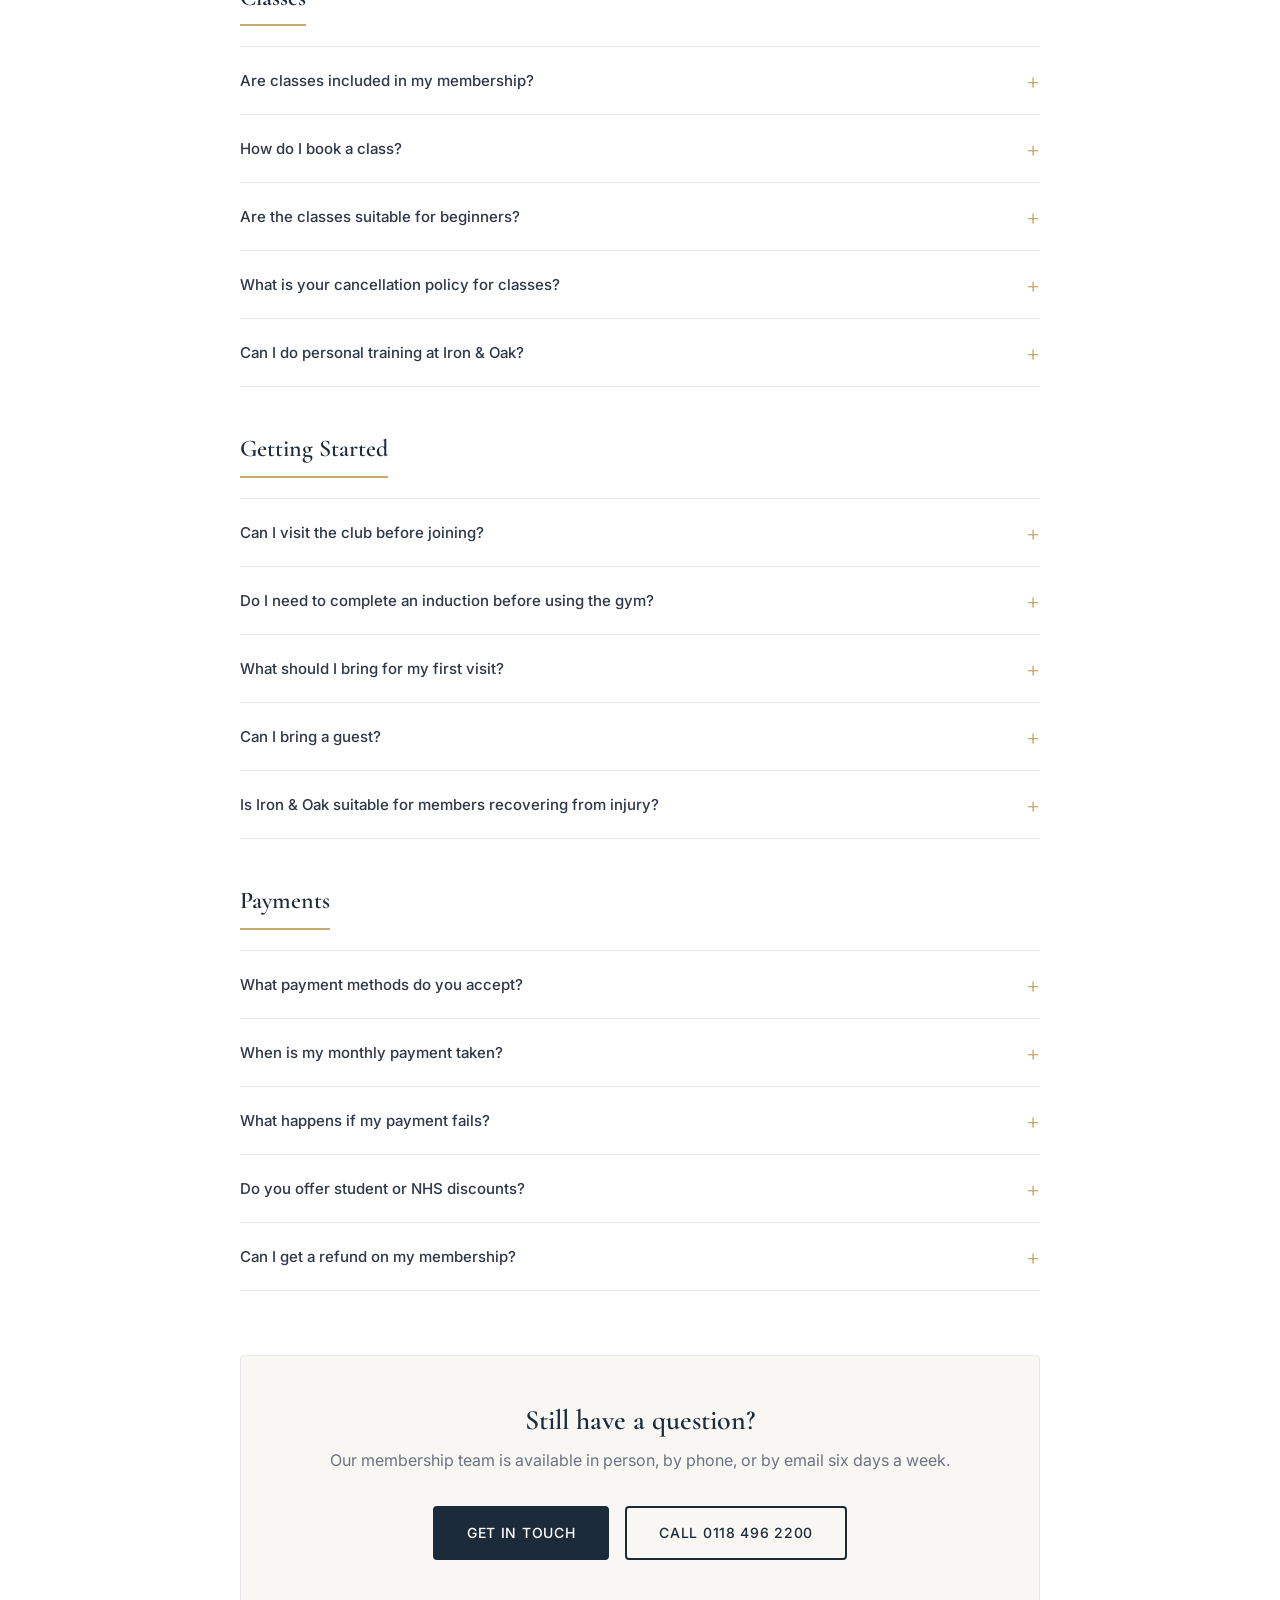
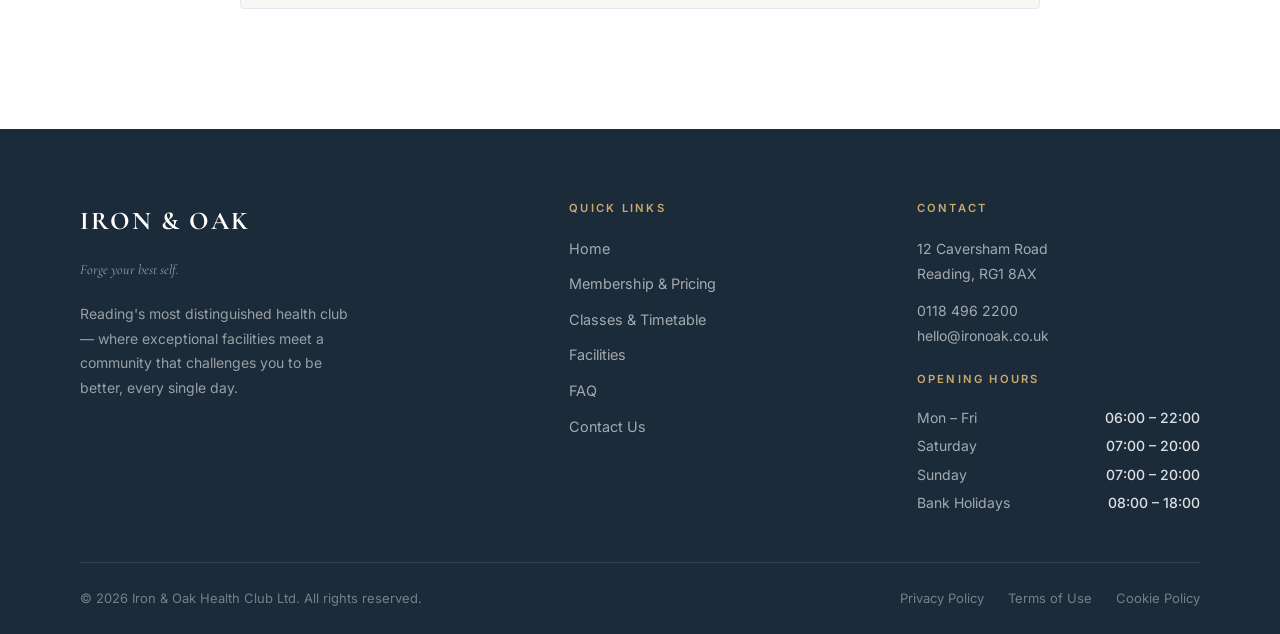
<file: faq.html>
<!DOCTYPE html>
<html lang="en">
<head>
  <meta charset="UTF-8" />
  <meta name="viewport" content="width=device-width, initial-scale=1.0" />
  <title>FAQ | Iron &amp; Oak Health Club, Reading</title>
  <meta name="description" content="Answers to your questions about Iron &amp; Oak membership, facilities, classes, payments, and getting started." />
  <link rel="icon" type="image/svg+xml" href="favicon.svg" />
  <link rel="stylesheet" href="css/style.css" />
  <style>
    .faq-layout { max-width: 800px; margin: 0 auto; }
    .faq-category { margin-bottom: 48px; }
    .faq-category-title { font-family: var(--font-heading); font-size: 1.5rem; font-weight: 600; color: var(--navy); margin-bottom: 1.25rem; padding-bottom: 0.75rem; border-bottom: 2px solid var(--gold); display: inline-block; }
    .faq-item { border-bottom: 1px solid var(--border); }
    .faq-item:first-of-type { border-top: 1px solid var(--border); }
    .faq-question { display: flex; align-items: center; justify-content: space-between; padding: 20px 0; cursor: pointer; width: 100%; background: none; border: none; text-align: left; gap: 16px; }
    .faq-question:hover { color: var(--navy); }
    .faq-question-text { display:none; } /* use direct text */
    .faq-icon { font-size: 1.4rem; color: var(--gold); flex-shrink: 0; transition: transform 0.3s ease; font-weight: 300; }
    .faq-item.open .faq-icon { transform: rotate(45deg); }
    .faq-question span:first-child { font-size: 0.9375rem; font-weight: 500; color: var(--charcoal); line-height: 1.4; }
    .faq-answer { max-height: 0; overflow: hidden; transition: max-height 0.4s ease; }
    .faq-item.open .faq-answer { max-height: 600px; }
    .faq-answer-inner { padding: 0 0 20px; font-size: 0.9rem; color: var(--muted); line-height: 1.8; }
    .faq-cta { text-align: center; background: var(--off-white); border-radius: var(--radius); padding: 48px 32px; margin-top: 64px; border: 1px solid var(--border); }
    .faq-cta h3 { font-size: 1.75rem; color: var(--navy); margin-bottom: 0.5rem; }
    .faq-cta p { margin-bottom: 0; }
    .hours-table td { padding: 3px 12px 3px 0; font-size: 0.875rem; color: var(--charcoal); }
    .contact-layout { display: grid; grid-template-columns: 1fr 380px; gap: 64px; align-items: start; }
    .contact-info { display: flex; flex-direction: column; gap: 16px; }
    .map-section { line-height: 0; }
    .contact-submit { width: 100%; padding: 16px; margin-top: 8px; }
    .required { color: #e55; }
    @media (max-width: 768px) { .contact-layout { grid-template-columns: 1fr; } }
  </style>
</head>
<body>

  <nav class="nav" id="mainNav">
    <div class="nav-inner">
      <a href="index.html" class="nav-logo">Iron &amp; Oak</a>
      <div class="nav-links">
        <a href="index.html">Home</a>
        <a href="memberships.html">Membership</a>
        <a href="classes.html">Classes</a>
        <a href="facilities.html">Facilities</a>
        <a href="faq.html" class="active">FAQ</a>
        <a href="contact.html">Contact</a>
      </div>
      <div class="nav-cta"><a href="memberships.html" class="btn-primary">Join Now</a></div>
      <button class="nav-hamburger" aria-label="Open menu"><span></span><span></span><span></span></button>
    </div>
  </nav>

  <div class="nav-mobile-menu">
    <span class="nav-mobile-close" aria-label="Close menu">&times;</span>
    <a href="index.html">Home</a>
    <a href="memberships.html">Membership</a>
    <a href="classes.html">Classes</a>
    <a href="facilities.html">Facilities</a>
    <a href="faq.html">FAQ</a>
    <a href="contact.html">Contact</a>
    <a href="memberships.html" class="btn-gold" style="margin-top:16px;padding:14px 36px;border-radius:4px;">Join Now</a>
  </div>

  <section class="page-hero" style="background-image: url('https://images.unsplash.com/photo-1560185893-a55cbc8c57e8?w=1920&q=80');">
    <div class="page-hero-content">
      <span class="section-label">Help Centre</span>
      <h1>Frequently Asked Questions</h1>
      <p>Everything you need to know about Iron &amp; Oak. Can't find your answer? <a href="contact.html" style="color:var(--gold-light);text-decoration:underline;">Get in touch</a>.</p>
    </div>
  </section>

  <section class="section">
    <div class="container">
      <div class="faq-layout">

        <div class="faq-category fade-in-up">
          <h3 class="faq-category-title">Membership &amp; Contracts</h3>
          <div class="faq-item"><button class="faq-question"><span>Can I cancel my membership at any time?</span><span class="faq-icon">+</span></button><div class="faq-answer"><div class="faq-answer-inner"><p>Yes. Monthly memberships can be cancelled with 30 days' written notice via the member app, by email to hello@ironoak.co.uk, or in person at reception. Your membership remains fully accessible during the notice period. No cancellation fees on monthly plans.</p></div></div></div>
          <div class="faq-item"><button class="faq-question"><span>Is there a joining fee or long-term contract?</span><span class="faq-icon">+</span></button><div class="faq-answer"><div class="faq-answer-inner"><p>No joining fee on any membership tier. Monthly plans are contract-free with no minimum term beyond the first month. Annual plans are voluntary and offer the equivalent of two months free. Our philosophy: people stay because they love the club, not because they feel trapped.</p></div></div></div>
          <div class="faq-item"><button class="faq-question"><span>Can I freeze my membership?</span><span class="faq-icon">+</span></button><div class="faq-answer"><div class="faq-answer-inner"><p>Yes — all members can freeze for up to three consecutive months per calendar year for medical reasons, extended travel, or personal circumstances. Billing pauses and your end date extends accordingly. Request via the app or email hello@ironoak.co.uk with at least seven days' notice before your next billing date.</p></div></div></div>
          <div class="faq-item"><button class="faq-question"><span>Can I upgrade or downgrade my plan?</span><span class="faq-icon">+</span></button><div class="faq-answer"><div class="faq-answer-inner"><p>Upgrades take effect immediately with prorated billing. Downgrades take effect at the start of your next billing cycle. All changes via the app, by phone on 0118 496 2200, or in person. No fees for changing plans.</p></div></div></div>
          <div class="faq-item"><button class="faq-question"><span>Do you offer corporate or family memberships?</span><span class="faq-icon">+</span></button><div class="faq-answer"><div class="faq-answer-inner"><p>Yes. Corporate memberships for businesses of 3+ employees — contact corporate@ironoak.co.uk for a tailored proposal. Family memberships include joint adult plans and junior add-ons (under 16) with access to supervised sessions and family swim times.</p></div></div></div>
        </div>

        <div class="faq-category fade-in-up">
          <h3 class="faq-category-title">Facilities</h3>
          <div class="faq-item"><button class="faq-question"><span>What are your opening hours?</span><span class="faq-icon">+</span></button><div class="faq-answer"><div class="faq-answer-inner"><p>Monday to Friday: 06:00 – 22:00. Saturday and Sunday: 07:00 – 20:00. Bank Holidays: 08:00 – 18:00. Last entry to the spa is 30 minutes before closing time.</p></div></div></div>
          <div class="faq-item"><button class="faq-question"><span>Is there parking at the club?</span><span class="faq-icon">+</span></button><div class="faq-answer"><div class="faq-answer-inner"><p>Yes — 80 dedicated spaces, all free for members during visits. Accessible 24 hours via your member keycard. Secure cycle storage, a bike repair station, and 6 EV charging points also available.</p></div></div></div>
          <div class="faq-item"><button class="faq-question"><span>Do you provide towels and lockers?</span><span class="faq-icon">+</span></button><div class="faq-answer"><div class="faq-answer-inner"><p>Club and Premium members receive complimentary towel service. Essential members can hire towels for £1 or bring their own. Day-use lockers available throughout changing rooms on a first-come basis, requiring a £1 coin deposit (returned on exit). Changing rooms include hairdryers and complimentary toiletries.</p></div></div></div>
          <div class="faq-item"><button class="faq-question"><span>Is the spa included in all memberships?</span><span class="faq-icon">+</span></button><div class="faq-answer"><div class="faq-answer-inner"><p>Spa access (sauna, steam room, ice bath, relaxation lounge) is included with Club and Premium memberships. Essential members can access as a day pass add-on for £12 per visit. During peak times a timed booking system operates, bookable 24 hours ahead via the app.</p></div></div></div>
          <div class="faq-item"><button class="faq-question"><span>Is there a café or food offering at the club?</span><span class="faq-icon">+</span></button><div class="faq-answer"><div class="faq-answer-inner"><p>Yes — the Iron &amp; Oak Member Café serves hot and cold drinks, protein shakes, smoothies, and light food. Menu designed with our nutrition team to support training goals. Members may also bring their own food. Premium members receive complimentary coffee in the Business Lounge.</p></div></div></div>
        </div>

        <div class="faq-category fade-in-up">
          <h3 class="faq-category-title">Classes</h3>
          <div class="faq-item"><button class="faq-question"><span>Are classes included in my membership?</span><span class="faq-icon">+</span></button><div class="faq-answer"><div class="faq-answer-inner"><p>Unlimited group fitness classes are included with Club and Premium memberships. Essential members pay £8 per class. Club members can book 7 days ahead; Premium members get a 10-day priority booking window.</p></div></div></div>
          <div class="faq-item"><button class="faq-question"><span>How do I book a class?</span><span class="faq-icon">+</span></button><div class="faq-answer"><div class="faq-answer-inner"><p>Primarily through the Iron &amp; Oak member app (iOS and Android) — browse the timetable, filter by class or instructor, and book in seconds. Also bookable at reception. Popular sessions fill 48 hours ahead. A 2-hour cancellation policy applies; three late cancellations in 30 days results in a 7-day booking suspension.</p></div></div></div>
          <div class="faq-item"><button class="faq-question"><span>Are the classes suitable for beginners?</span><span class="faq-icon">+</span></button><div class="faq-answer"><div class="faq-answer-inner"><p>Yes — almost all classes are designed for a range of abilities. Instructors offer modifications and progressions within the same session. Arrive five minutes early if it's your first time so the instructor can set you up correctly. Our Foundations classes are specifically designed for newcomers.</p></div></div></div>
          <div class="faq-item"><button class="faq-question"><span>What is your cancellation policy for classes?</span><span class="faq-icon">+</span></button><div class="faq-answer"><div class="faq-answer-inner"><p>Please cancel at least two hours before the session so waitlisted members can take your place. Three late cancellations or no-shows in a 30-day period results in a seven-day booking suspension, after which privileges are automatically restored.</p></div></div></div>
          <div class="faq-item"><button class="faq-question"><span>Can I do personal training at Iron &amp; Oak?</span><span class="faq-icon">+</span></button><div class="faq-answer"><div class="faq-answer-inner"><p>Yes. Eight qualified PTs on site, ranging from strength specialists to sports rehabilitation coaches. Essential members pay standard rate; Club members get 10% off; Premium members include one monthly PT session and receive 20% off additional sessions.</p></div></div></div>
        </div>

        <div class="faq-category fade-in-up">
          <h3 class="faq-category-title">Getting Started</h3>
          <div class="faq-item"><button class="faq-question"><span>Can I visit the club before joining?</span><span class="faq-icon">+</span></button><div class="faq-answer"><div class="faq-answer-inner"><p>Absolutely — complimentary tours run seven days a week during staffed hours, covering all facilities. Around 45 minutes, no obligation to join. Book via the Contact page, call 0118 496 2200, or simply walk in. We also offer a free guest day pass.</p></div></div></div>
          <div class="faq-item"><button class="faq-question"><span>Do I need to complete an induction before using the gym?</span><span class="faq-icon">+</span></button><div class="faq-answer"><div class="faq-answer-inner"><p>Not compulsory but strongly recommended, especially for those newer to training. The free 45-minute induction covers equipment safety, the app, facility tour, and a brief coach consultation about your goals. Bookable when you join or at any time.</p></div></div></div>
          <div class="faq-item"><button class="faq-question"><span>What should I bring for my first visit?</span><span class="faq-icon">+</span></button><div class="faq-answer"><div class="faq-answer-inner"><p>Training clothing and clean indoor-soled trainers (outdoor footwear not permitted on the gym floor). A water bottle is recommended, though stations are available throughout the club. Pool users need swimwear and a swimming cap (mandatory for hygiene). You'll collect your access fob from reception on your first visit.</p></div></div></div>
          <div class="faq-item"><button class="faq-question"><span>Can I bring a guest?</span><span class="faq-icon">+</span></button><div class="faq-answer"><div class="faq-answer-inner"><p>Club members receive 2 complimentary guest passes per month; Premium members receive 4. Passes provide full club access for the day. The hosting member must be present throughout. Essential members can bring guests at £20 per visit. All guests must sign a health declaration and be at least 16.</p></div></div></div>
          <div class="faq-item"><button class="faq-question"><span>Is Iron &amp; Oak suitable for members recovering from injury?</span><span class="faq-icon">+</span></button><div class="faq-answer"><div class="faq-answer-inner"><p>Yes — we support members across a wide range of recovery journeys. Our team includes sports rehabilitation and corrective exercise specialists. The hydrotherapy pool is frequently used as part of recovery protocols. We recommend bringing a GP or physio letter for your induction if you have a recent injury.</p></div></div></div>
        </div>

        <div class="faq-category fade-in-up">
          <h3 class="faq-category-title">Payments</h3>
          <div class="faq-item"><button class="faq-question"><span>What payment methods do you accept?</span><span class="faq-icon">+</span></button><div class="faq-answer"><div class="faq-answer-inner"><p>Monthly memberships are collected by Direct Debit. One-off payments (annual memberships, PT sessions, day passes, in-club purchases) accept Visa, Mastercard, American Express, or contactless. Payment details managed securely through the member app.</p></div></div></div>
          <div class="faq-item"><button class="faq-question"><span>When is my monthly payment taken?</span><span class="faq-icon">+</span></button><div class="faq-answer"><div class="faq-answer-inner"><p>On the same calendar date each month as your original join date. If that falls on a weekend or bank holiday, it's collected on the next working day. A reminder email is sent three days before payment is due.</p></div></div></div>
          <div class="faq-item"><button class="faq-question"><span>What happens if my payment fails?</span><span class="faq-icon">+</span></button><div class="faq-answer"><div class="faq-answer-inner"><p>We notify you by email and retry after five working days. Access continues as normal during this period. If the second attempt fails, access is temporarily suspended until the balance is settled. Contact us as soon as possible if you anticipate a difficulty — we always aim to resolve these situations with a conversation, not a penalty.</p></div></div></div>
          <div class="faq-item"><button class="faq-question"><span>Do you offer student or NHS discounts?</span><span class="faq-icon">+</span></button><div class="faq-answer"><div class="faq-answer-inner"><p>Yes — 15% discount for full-time students (valid student ID or TOTUM card) and NHS employees (valid staff ID). Verified annually. Equivalent discounts for emergency services and armed forces personnel. Corporate rates available for 3+ employees — contact corporate@ironoak.co.uk.</p></div></div></div>
          <div class="faq-item"><button class="faq-question"><span>Can I get a refund on my membership?</span><span class="faq-icon">+</span></button><div class="faq-answer"><div class="faq-answer-inner"><p>Monthly payments are non-refundable once collected, as full access is provided throughout the billing period. Annual memberships are refundable within 14 days of joining if genuinely unsatisfied; a medical cancellation policy applies thereafter. Contact us immediately if you believe a payment was taken in error.</p></div></div></div>
        </div>

        <div class="faq-cta fade-in-up">
          <h3>Still have a question?</h3>
          <p>Our membership team is available in person, by phone, or by email six days a week.</p>
          <div style="display:flex;gap:16px;justify-content:center;flex-wrap:wrap;margin-top:2rem;">
            <a href="contact.html" class="btn-primary">Get in Touch</a>
            <a href="tel:01184962200" class="btn-outline">Call 0118 496 2200</a>
          </div>
        </div>

      </div>
    </div>
  </section>

  <footer class="footer">
    <div class="container">
      <div class="footer-grid">
        <div class="footer-brand">
          <a href="index.html" class="nav-logo">Iron &amp; Oak</a>
          <p class="footer-tagline">Forge your best self.</p>
          <p>Reading's most distinguished health club — where exceptional facilities meet a community that challenges you to be better, every single day.</p>
        </div>
        <div class="footer-col">
          <h4>Quick Links</h4>
          <ul>
            <li><a href="index.html">Home</a></li>
            <li><a href="memberships.html">Membership &amp; Pricing</a></li>
            <li><a href="classes.html">Classes &amp; Timetable</a></li>
            <li><a href="facilities.html">Facilities</a></li>
            <li><a href="faq.html">FAQ</a></li>
            <li><a href="contact.html">Contact Us</a></li>
          </ul>
        </div>
        <div class="footer-col">
          <h4>Contact</h4>
          <p>12 Caversham Road<br>Reading, RG1 8AX</p>
          <p style="margin-top:0.75rem;"><a href="tel:01184962200">0118 496 2200</a></p>
          <p><a href="mailto:hello@ironoak.co.uk">hello@ironoak.co.uk</a></p>
          <h4 style="margin-top:1.5rem;">Opening Hours</h4>
          <div class="footer-hours">
            <div class="footer-hours-row"><span>Mon – Fri</span><span>06:00 – 22:00</span></div>
            <div class="footer-hours-row"><span>Saturday</span><span>07:00 – 20:00</span></div>
            <div class="footer-hours-row"><span>Sunday</span><span>07:00 – 20:00</span></div>
            <div class="footer-hours-row"><span>Bank Holidays</span><span>08:00 – 18:00</span></div>
          </div>
        </div>
      </div>
      <div class="footer-bottom">
        <p>&copy; 2026 Iron &amp; Oak Health Club Ltd. All rights reserved.</p>
        <div class="footer-bottom-links"><a href="#">Privacy Policy</a><a href="#">Terms of Use</a><a href="#">Cookie Policy</a></div>
      </div>
    </div>
  </footer>

  <script src="js/main.js"></script>
  <script>
    document.querySelectorAll('.faq-question').forEach(btn => {
      btn.addEventListener('click', () => {
        const item = btn.closest('.faq-item');
        const isOpen = item.classList.contains('open');
        document.querySelectorAll('.faq-item.open').forEach(el => el.classList.remove('open'));
        if (!isOpen) item.classList.add('open');
      });
    });
  </script>
</body>
</html>
</file>
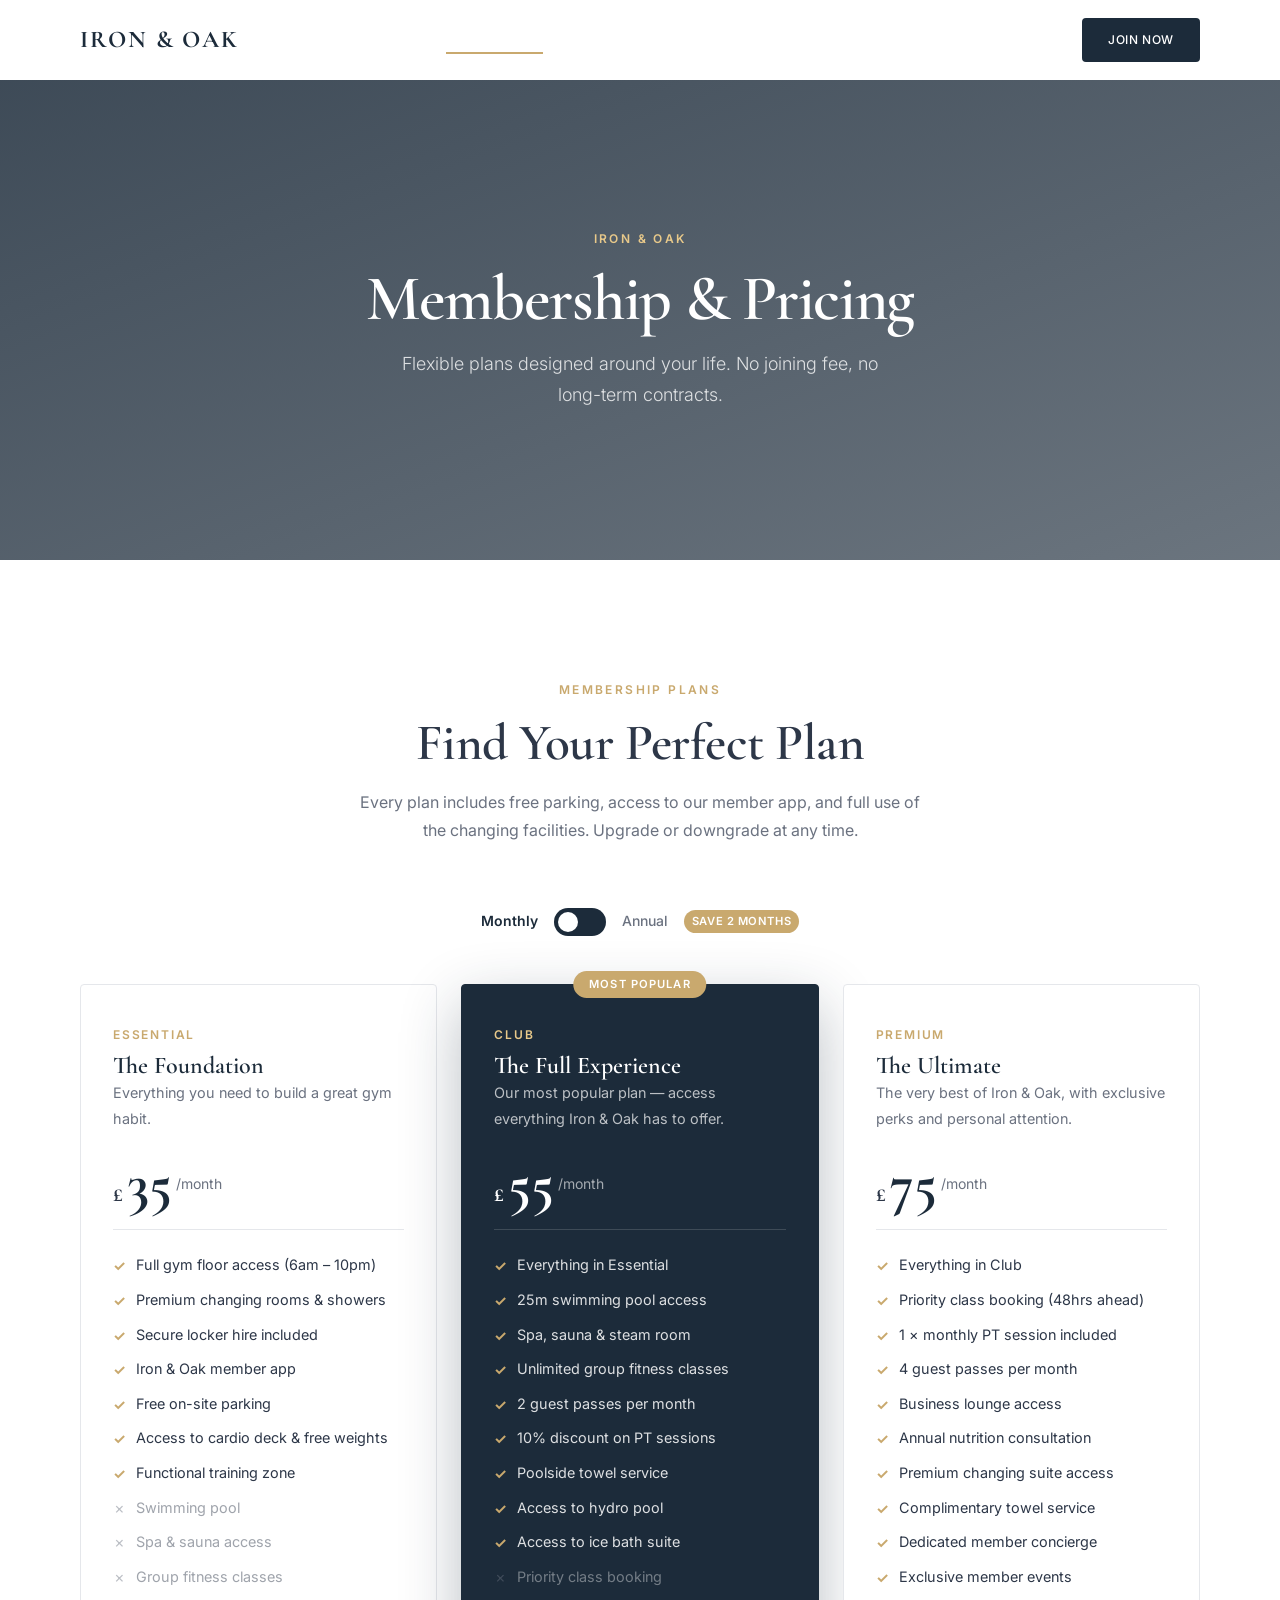
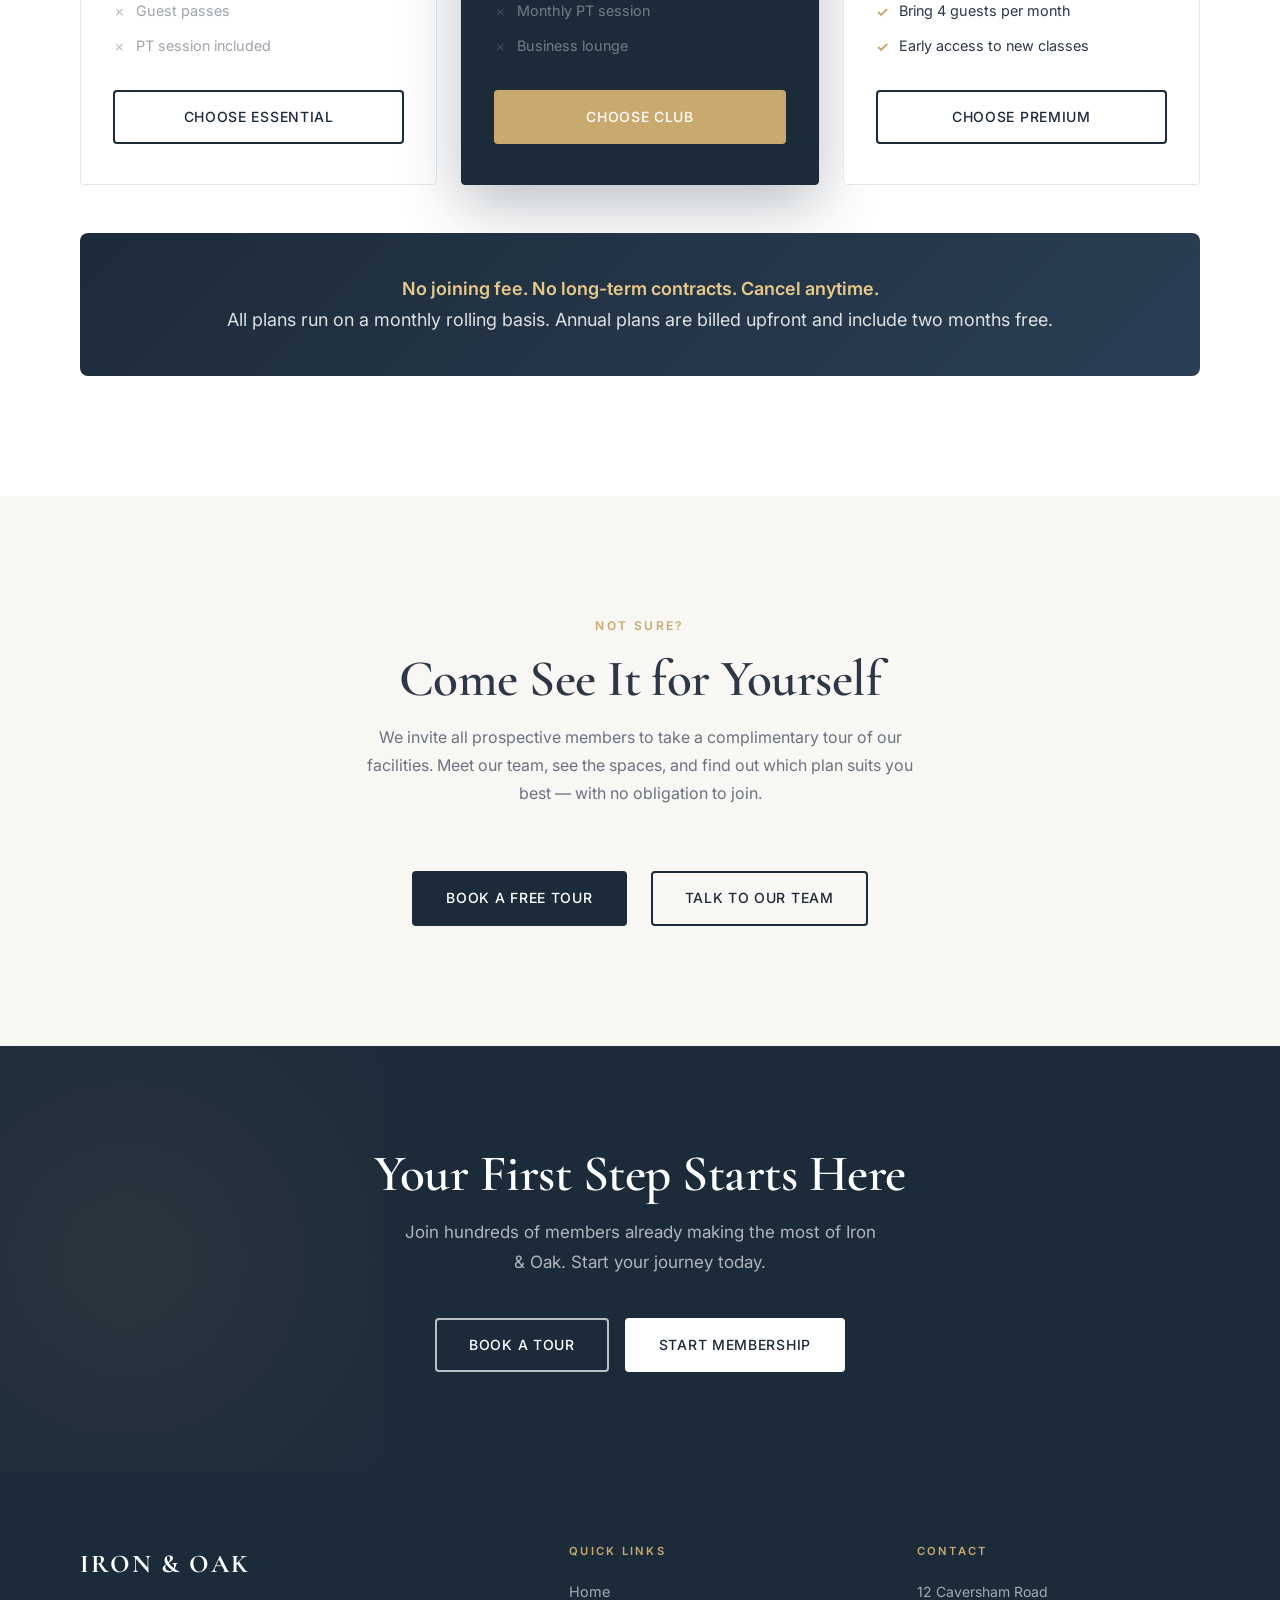
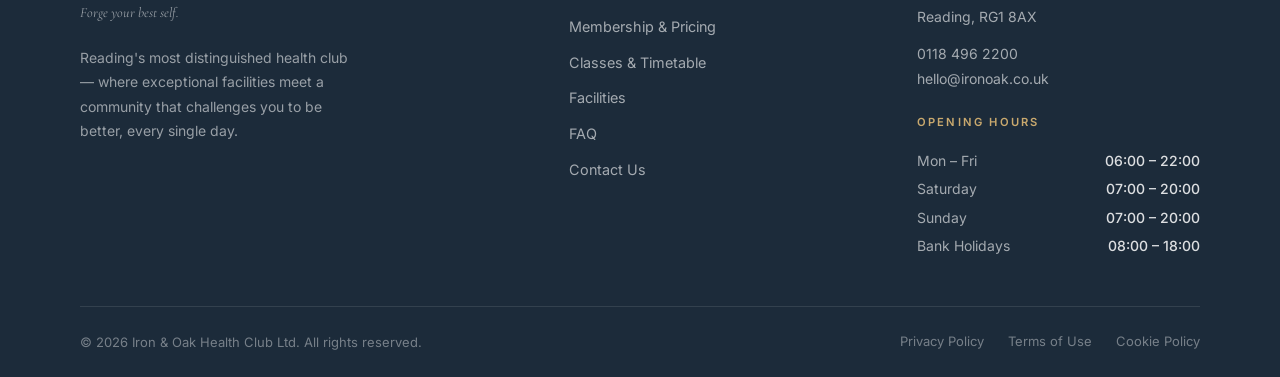
<file: memberships.html>
<!DOCTYPE html>
<html lang="en">
<head>
  <meta charset="UTF-8" />
  <meta name="viewport" content="width=device-width, initial-scale=1.0" />
  <title>Membership &amp; Pricing | Iron &amp; Oak</title>
  <meta name="description" content="Explore Iron &amp; Oak's flexible membership plans — Essential, Club, and Premium. No joining fee, no long-term contracts. Cancel anytime." />
  <link rel="icon" type="image/svg+xml" href="favicon.svg" />
  <link rel="stylesheet" href="css/style.css" />
</head>
<body>

  <nav class="nav scrolled" id="mainNav">
    <div class="nav-inner">
      <a href="index.html" class="nav-logo" style="color:var(--navy)">Iron &amp; Oak</a>
      <div class="nav-links">
        <a href="index.html">Home</a>
        <a href="memberships.html" class="active">Membership</a>
        <a href="classes.html">Classes</a>
        <a href="facilities.html">Facilities</a>
        <a href="faq.html">FAQ</a>
        <a href="contact.html">Contact</a>
      </div>
      <div class="nav-cta"><a href="memberships.html" class="btn-primary">Join Now</a></div>
      <button class="nav-hamburger" aria-label="Open menu"><span></span><span></span><span></span></button>
    </div>
  </nav>

  <div class="nav-mobile-menu">
    <span class="nav-mobile-close" aria-label="Close menu">&times;</span>
    <a href="index.html">Home</a>
    <a href="memberships.html">Membership</a>
    <a href="classes.html">Classes</a>
    <a href="facilities.html">Facilities</a>
    <a href="faq.html">FAQ</a>
    <a href="contact.html">Contact</a>
    <a href="memberships.html" class="btn-gold" style="margin-top:16px;padding:14px 36px;border-radius:4px;">Join Now</a>
  </div>

  <section class="page-hero" style="background-image:url('https://images.unsplash.com/photo-1560185893-a55cbc8c57e8?w=1200&q=80');">
    <div class="page-hero-content">
      <span class="section-label">Iron &amp; Oak</span>
      <h1>Membership &amp; Pricing</h1>
      <p>Flexible plans designed around your life. No joining fee, no long-term contracts.</p>
    </div>
  </section>

  <section class="section">
    <div class="container">
      <div class="section-header fade-in-up">
        <span class="section-label">Membership Plans</span>
        <h2>Find Your Perfect Plan</h2>
        <p>Every plan includes free parking, access to our member app, and full use of the changing facilities. Upgrade or downgrade at any time.</p>
      </div>

      <div class="pricing-toggle-wrap fade-in-up">
        <span class="toggle-label active" id="toggleLabelMonthly">Monthly</span>
        <label class="toggle-switch">
          <input type="checkbox" id="billingToggle" />
          <span class="toggle-slider"></span>
        </label>
        <span class="toggle-label" id="toggleLabelAnnual">Annual</span>
        <span class="toggle-save-badge">Save 2 months</span>
      </div>

      <div class="pricing-grid">
        <div class="pricing-card fade-in-up stagger-1">
          <div class="pricing-plan">Essential</div>
          <h3 style="font-size:1.5rem;color:var(--navy);">The Foundation</h3>
          <p class="pricing-description">Everything you need to build a great gym habit.</p>
          <div class="pricing-price">
            <span class="price-currency">£</span>
            <span class="price-amount" data-monthly="35" data-annual="29">35</span>
            <span class="price-period">/month</span>
          </div>
          <div class="pricing-divider"></div>
          <ul class="pricing-features">
            <li><span class="check">✓</span> Full gym floor access (6am – 10pm)</li>
            <li><span class="check">✓</span> Premium changing rooms &amp; showers</li>
            <li><span class="check">✓</span> Secure locker hire included</li>
            <li><span class="check">✓</span> Iron &amp; Oak member app</li>
            <li><span class="check">✓</span> Free on-site parking</li>
            <li><span class="check">✓</span> Access to cardio deck &amp; free weights</li>
            <li><span class="check">✓</span> Functional training zone</li>
            <li class="excluded"><span class="cross">✗</span> Swimming pool</li>
            <li class="excluded"><span class="cross">✗</span> Spa &amp; sauna access</li>
            <li class="excluded"><span class="cross">✗</span> Group fitness classes</li>
            <li class="excluded"><span class="cross">✗</span> Guest passes</li>
            <li class="excluded"><span class="cross">✗</span> PT session included</li>
          </ul>
          <a href="contact.html" class="btn-outline" style="width:100%;text-align:center;">Choose Essential</a>
        </div>

        <div class="pricing-card featured fade-in-up stagger-2">
          <div class="pricing-badge">Most Popular</div>
          <div class="pricing-plan">Club</div>
          <h3 style="font-size:1.5rem;color:var(--white);">The Full Experience</h3>
          <p class="pricing-description">Our most popular plan — access everything Iron &amp; Oak has to offer.</p>
          <div class="pricing-price">
            <span class="price-currency">£</span>
            <span class="price-amount" data-monthly="55" data-annual="46">55</span>
            <span class="price-period">/month</span>
          </div>
          <div class="pricing-divider"></div>
          <ul class="pricing-features">
            <li><span class="check">✓</span> Everything in Essential</li>
            <li><span class="check">✓</span> 25m swimming pool access</li>
            <li><span class="check">✓</span> Spa, sauna &amp; steam room</li>
            <li><span class="check">✓</span> Unlimited group fitness classes</li>
            <li><span class="check">✓</span> 2 guest passes per month</li>
            <li><span class="check">✓</span> 10% discount on PT sessions</li>
            <li><span class="check">✓</span> Poolside towel service</li>
            <li><span class="check">✓</span> Access to hydro pool</li>
            <li><span class="check">✓</span> Access to ice bath suite</li>
            <li class="excluded"><span class="cross">✗</span> Priority class booking</li>
            <li class="excluded"><span class="cross">✗</span> Monthly PT session</li>
            <li class="excluded"><span class="cross">✗</span> Business lounge</li>
          </ul>
          <a href="contact.html" class="btn-gold" style="width:100%;text-align:center;">Choose Club</a>
        </div>

        <div class="pricing-card fade-in-up stagger-3">
          <div class="pricing-plan">Premium</div>
          <h3 style="font-size:1.5rem;color:var(--navy);">The Ultimate</h3>
          <p class="pricing-description">The very best of Iron &amp; Oak, with exclusive perks and personal attention.</p>
          <div class="pricing-price">
            <span class="price-currency">£</span>
            <span class="price-amount" data-monthly="75" data-annual="63">75</span>
            <span class="price-period">/month</span>
          </div>
          <div class="pricing-divider"></div>
          <ul class="pricing-features">
            <li><span class="check">✓</span> Everything in Club</li>
            <li><span class="check">✓</span> Priority class booking (48hrs ahead)</li>
            <li><span class="check">✓</span> 1 × monthly PT session included</li>
            <li><span class="check">✓</span> 4 guest passes per month</li>
            <li><span class="check">✓</span> Business lounge access</li>
            <li><span class="check">✓</span> Annual nutrition consultation</li>
            <li><span class="check">✓</span> Premium changing suite access</li>
            <li><span class="check">✓</span> Complimentary towel service</li>
            <li><span class="check">✓</span> Dedicated member concierge</li>
            <li><span class="check">✓</span> Exclusive member events</li>
            <li><span class="check">✓</span> Bring 4 guests per month</li>
            <li><span class="check">✓</span> Early access to new classes</li>
          </ul>
          <a href="contact.html" class="btn-outline" style="width:100%;text-align:center;">Choose Premium</a>
        </div>
      </div>

      <div class="no-contract-banner fade-in-up">
        <p><strong>No joining fee. No long-term contracts. Cancel anytime.</strong><br>
        All plans run on a monthly rolling basis. Annual plans are billed upfront and include two months free.</p>
      </div>
    </div>
  </section>

  <section class="section section--off-white">
    <div class="container">
      <div class="section-header fade-in-up">
        <span class="section-label">Not Sure?</span>
        <h2>Come See It for Yourself</h2>
        <p>We invite all prospective members to take a complimentary tour of our facilities. Meet our team, see the spaces, and find out which plan suits you best — with no obligation to join.</p>
      </div>
      <div class="text-center fade-in-up">
        <a href="contact.html" class="btn-primary">Book a Free Tour</a>
        &nbsp;&nbsp;
        <a href="contact.html" class="btn-outline" style="margin-left:8px;">Talk to Our Team</a>
      </div>
    </div>
  </section>

  <section class="cta-banner">
    <div class="container">
      <h2 class="fade-in-up">Your First Step Starts Here</h2>
      <p class="fade-in-up stagger-1">Join hundreds of members already making the most of Iron &amp; Oak. Start your journey today.</p>
      <div class="cta-buttons fade-in-up stagger-2">
        <a href="contact.html" class="btn-outline--white">Book a Tour</a>
        <a href="contact.html" class="btn-primary--white">Start Membership</a>
      </div>
    </div>
  </section>

  <footer class="footer">
    <div class="container">
      <div class="footer-grid">
        <div class="footer-brand">
          <a href="index.html" class="nav-logo">Iron &amp; Oak</a>
          <p class="footer-tagline">Forge your best self.</p>
          <p>Reading's most distinguished health club — where exceptional facilities meet a community that challenges you to be better, every single day.</p>
        </div>
        <div class="footer-col">
          <h4>Quick Links</h4>
          <ul>
            <li><a href="index.html">Home</a></li>
            <li><a href="memberships.html">Membership &amp; Pricing</a></li>
            <li><a href="classes.html">Classes &amp; Timetable</a></li>
            <li><a href="facilities.html">Facilities</a></li>
            <li><a href="faq.html">FAQ</a></li>
            <li><a href="contact.html">Contact Us</a></li>
          </ul>
        </div>
        <div class="footer-col">
          <h4>Contact</h4>
          <p>12 Caversham Road<br>Reading, RG1 8AX</p>
          <p style="margin-top:0.75rem;"><a href="tel:01184962200">0118 496 2200</a></p>
          <p><a href="mailto:hello@ironoak.co.uk">hello@ironoak.co.uk</a></p>
          <h4 style="margin-top:1.5rem;">Opening Hours</h4>
          <div class="footer-hours">
            <div class="footer-hours-row"><span>Mon – Fri</span><span>06:00 – 22:00</span></div>
            <div class="footer-hours-row"><span>Saturday</span><span>07:00 – 20:00</span></div>
            <div class="footer-hours-row"><span>Sunday</span><span>07:00 – 20:00</span></div>
            <div class="footer-hours-row"><span>Bank Holidays</span><span>08:00 – 18:00</span></div>
          </div>
        </div>
      </div>
      <div class="footer-bottom">
        <p>&copy; 2026 Iron &amp; Oak Health Club Ltd. All rights reserved.</p>
        <div class="footer-bottom-links">
          <a href="#">Privacy Policy</a>
          <a href="#">Terms of Use</a>
          <a href="#">Cookie Policy</a>
        </div>
      </div>
    </div>
  </footer>

  <script src="js/main.js"></script>
</body>
</html>
</file>
<file: css/style.css>
@import url('https://fonts.googleapis.com/css2?family=Cormorant+Garamond:wght@400;500;600;700&family=Inter:wght@300;400;500;600&display=swap');

:root {
  --white: #FFFFFF;
  --off-white: #F8F7F4;
  --navy: #1C2B3A;
  --charcoal: #2D3748;
  --gold: #C9A96E;
  --gold-light: #E8C98A;
  --muted: #6B7280;
  --border: #E5E7EB;
  --font-heading: 'Cormorant Garamond', Georgia, serif;
  --font-body: 'Inter', -apple-system, sans-serif;
  --section-padding: 120px;
  --section-padding-mobile: 72px;
  --container-max: 1200px;
  --container-padding: 40px;
  --radius: 4px;
  --radius-lg: 8px;
  --transition: 0.3s ease;
  --shadow: 0 4px 24px rgba(0,0,0,0.08);
  --shadow-hover: 0 12px 40px rgba(0,0,0,0.15);
}

*, *::before, *::after { box-sizing: border-box; margin: 0; padding: 0; }
html { scroll-behavior: smooth; font-size: 16px; }
body { font-family: var(--font-body); font-weight: 400; color: var(--charcoal); background-color: var(--white); line-height: 1.6; -webkit-font-smoothing: antialiased; }
img { display: block; max-width: 100%; height: auto; }
a { text-decoration: none; color: inherit; }
ul { list-style: none; }
button { cursor: pointer; font-family: var(--font-body); border: none; background: none; }
input, textarea, select { font-family: var(--font-body); }

h1 { font-family: var(--font-heading); font-size: clamp(3rem, 6vw, 5.5rem); font-weight: 600; line-height: 1.05; letter-spacing: -0.02em; }
h2 { font-family: var(--font-heading); font-size: clamp(2rem, 4vw, 3.5rem); font-weight: 600; line-height: 1.1; letter-spacing: -0.01em; }
h3 { font-family: var(--font-heading); font-size: clamp(1.4rem, 2.5vw, 2rem); font-weight: 600; line-height: 1.2; }
h4 { font-family: var(--font-heading); font-size: clamp(1.1rem, 1.8vw, 1.4rem); font-weight: 600; line-height: 1.3; }
p { font-size: 1rem; line-height: 1.75; color: var(--muted); }
.section-label { font-family: var(--font-body); font-size: 0.75rem; font-weight: 600; letter-spacing: 0.2em; text-transform: uppercase; color: var(--gold); margin-bottom: 1rem; display: block; }

.section { padding: var(--section-padding) 0; }
.section--dark { background-color: var(--navy); color: var(--white); }
.section--off-white { background-color: var(--off-white); }
.container { max-width: var(--container-max); margin: 0 auto; padding: 0 var(--container-padding); }
.section-header { text-align: center; margin-bottom: 64px; }
.section-header h2 { margin-top: 0.5rem; }
.section-header p { margin-top: 1rem; max-width: 560px; margin-left: auto; margin-right: auto; }

.btn-primary, .btn-outline { display: inline-flex; align-items: center; justify-content: center; padding: 14px 32px; font-family: var(--font-body); font-size: 0.875rem; font-weight: 500; letter-spacing: 0.05em; text-transform: uppercase; border-radius: var(--radius); transition: transform var(--transition), background-color var(--transition), box-shadow var(--transition), color var(--transition), border-color var(--transition); white-space: nowrap; }
.btn-primary { background-color: var(--navy); color: var(--white); border: 2px solid var(--navy); }
.btn-primary:hover { background-color: #0f1a26; border-color: #0f1a26; transform: translateY(-2px); box-shadow: 0 8px 24px rgba(28,43,58,0.35); }
.btn-outline { background-color: transparent; color: var(--navy); border: 2px solid var(--navy); }
.btn-outline:hover { background-color: var(--navy); color: var(--white); transform: translateY(-2px); }
.btn-primary--white { background-color: var(--white); color: var(--navy); border: 2px solid var(--white); display: inline-flex; align-items: center; justify-content: center; padding: 14px 32px; font-size: 0.875rem; font-weight: 500; letter-spacing: 0.05em; text-transform: uppercase; border-radius: var(--radius); transition: transform var(--transition), background-color var(--transition), box-shadow var(--transition); }
.btn-primary--white:hover { background-color: var(--off-white); border-color: var(--off-white); transform: translateY(-2px); box-shadow: 0 8px 24px rgba(0,0,0,0.2); }
.btn-outline--white { background-color: transparent; color: var(--white); border: 2px solid rgba(255,255,255,0.7); display: inline-flex; align-items: center; justify-content: center; padding: 14px 32px; font-size: 0.875rem; font-weight: 500; letter-spacing: 0.05em; text-transform: uppercase; border-radius: var(--radius); transition: transform var(--transition), background-color var(--transition), border-color var(--transition); }
.btn-outline--white:hover { background-color: rgba(255,255,255,0.15); border-color: var(--white); transform: translateY(-2px); }
.btn-gold { background-color: var(--gold); color: var(--white); border: 2px solid var(--gold); display: inline-flex; align-items: center; justify-content: center; padding: 14px 32px; font-size: 0.875rem; font-weight: 500; letter-spacing: 0.05em; text-transform: uppercase; border-radius: var(--radius); transition: transform var(--transition), background-color var(--transition), box-shadow var(--transition); }
.btn-gold:hover { background-color: var(--gold-light); border-color: var(--gold-light); transform: translateY(-2px); box-shadow: 0 8px 24px rgba(201,169,110,0.4); }

.nav { position: fixed; top: 0; left: 0; right: 0; z-index: 1000; height: 80px; display: flex; align-items: center; transition: background-color var(--transition), box-shadow var(--transition); }
.nav.scrolled { background-color: var(--white); box-shadow: 0 2px 20px rgba(0,0,0,0.08); }
.nav-inner { display: flex; align-items: center; justify-content: space-between; width: 100%; max-width: var(--container-max); margin: 0 auto; padding: 0 var(--container-padding); }
.nav-logo { font-family: var(--font-heading); font-size: 1.5rem; font-weight: 700; color: var(--white); letter-spacing: 0.08em; text-transform: uppercase; transition: color var(--transition); flex-shrink: 0; }
.nav.scrolled .nav-logo { color: var(--navy); }
.nav-links { display: flex; align-items: center; gap: 36px; }
.nav-links a { font-family: var(--font-body); font-size: 0.8125rem; font-weight: 500; letter-spacing: 0.08em; text-transform: uppercase; color: rgba(255,255,255,0.85); position: relative; transition: color var(--transition); }
.nav.scrolled .nav-links a { color: var(--charcoal); }
.nav-links a::after { content: ''; position: absolute; bottom: -4px; left: 0; width: 0; height: 2px; background-color: var(--gold); transition: width var(--transition); }
.nav-links a:hover::after, .nav-links a.active::after { width: 100%; }
.nav-links a:hover { color: var(--white); }
.nav.scrolled .nav-links a:hover { color: var(--navy); }
.nav-links a.active { color: var(--white); }
.nav.scrolled .nav-links a.active { color: var(--navy); }
.nav-cta { margin-left: 24px; }
.nav-cta .btn-primary { padding: 10px 24px; font-size: 0.75rem; }
.nav-hamburger { display: none; flex-direction: column; gap: 5px; cursor: pointer; padding: 4px; }
.nav-hamburger span { display: block; width: 24px; height: 2px; background-color: var(--white); transition: transform var(--transition), opacity var(--transition); }
.nav.scrolled .nav-hamburger span { background-color: var(--navy); }
.nav-mobile-menu { position: fixed; inset: 0; background-color: var(--navy); z-index: 999; display: flex; flex-direction: column; align-items: center; justify-content: center; gap: 32px; opacity: 0; pointer-events: none; transition: opacity 0.4s ease; }
.nav-mobile-menu.open { opacity: 1; pointer-events: all; }
.nav-mobile-menu a { font-family: var(--font-heading); font-size: 2.5rem; font-weight: 600; color: var(--white); transition: color var(--transition); }
.nav-mobile-menu a:hover { color: var(--gold); }
.nav-mobile-close { position: absolute; top: 28px; right: 40px; font-size: 2rem; color: var(--white); cursor: pointer; font-weight: 300; line-height: 1; }

.hero { height: 100vh; min-height: 640px; position: relative; display: flex; align-items: center; justify-content: center; text-align: center; background-image: url('https://images.unsplash.com/photo-1534438327276-14e5300c3a48?w=1920&q=80'); background-size: cover; background-position: center; background-attachment: fixed; }
.hero::before { content: ''; position: absolute; inset: 0; background: linear-gradient(160deg, rgba(0,0,0,0.55) 0%, rgba(0,0,0,0.3) 100%); }
.hero-content { position: relative; z-index: 1; color: var(--white); max-width: 800px; padding: 0 24px; }
.hero-content h1 { color: var(--white); margin-bottom: 1.25rem; text-shadow: 0 2px 16px rgba(0,0,0,0.25); }
.hero-content p { color: rgba(255,255,255,0.85); font-size: 1.125rem; font-weight: 300; max-width: 540px; margin: 0 auto 2.5rem; line-height: 1.7; }
.hero-buttons { display: flex; gap: 16px; justify-content: center; flex-wrap: wrap; }

.page-hero { height: 480px; position: relative; display: flex; align-items: center; justify-content: center; text-align: center; background-size: cover; background-position: center; margin-top: 80px; }
.page-hero::before { content: ''; position: absolute; inset: 0; background: linear-gradient(160deg, rgba(28,43,58,0.85) 0%, rgba(28,43,58,0.65) 100%); }
.page-hero-content { position: relative; z-index: 1; color: var(--white); }
.page-hero-content .section-label { color: var(--gold-light); margin-bottom: 1rem; }
.page-hero-content h1 { color: var(--white); font-size: clamp(2.5rem, 5vw, 4.5rem); }
.page-hero-content p { color: rgba(255,255,255,0.8); font-size: 1.125rem; font-weight: 300; margin-top: 1rem; max-width: 520px; margin-left: auto; margin-right: auto; }

.why-grid { display: grid; grid-template-columns: repeat(4, 1fr); gap: 32px; }
.why-tile { background-color: var(--white); border: 1px solid var(--border); border-radius: var(--radius); padding: 40px 32px; transition: box-shadow var(--transition), transform var(--transition); }
.why-tile:hover { box-shadow: var(--shadow-hover); transform: translateY(-4px); }
.why-icon { width: 52px; height: 52px; background-color: var(--off-white); border-radius: 50%; display: flex; align-items: center; justify-content: center; margin-bottom: 1.25rem; }
.why-icon svg { width: 24px; height: 24px; stroke: var(--gold); }
.why-tile h3 { font-size: 1.3rem; margin-bottom: 0.75rem; color: var(--navy); }
.why-tile p { font-size: 0.9375rem; line-height: 1.7; }

.pricing-toggle-wrap { display: flex; align-items: center; justify-content: center; gap: 16px; margin-bottom: 48px; }
.toggle-label { font-size: 0.875rem; font-weight: 500; color: var(--muted); cursor: pointer; transition: color var(--transition); }
.toggle-label.active { color: var(--navy); font-weight: 600; }
.toggle-switch { position: relative; width: 52px; height: 28px; }
.toggle-switch input { opacity: 0; width: 0; height: 0; position: absolute; }
.toggle-slider { position: absolute; inset: 0; background-color: var(--navy); border-radius: 14px; cursor: pointer; transition: background-color var(--transition); }
.toggle-slider::before { content: ''; position: absolute; width: 20px; height: 20px; background-color: var(--white); border-radius: 50%; top: 4px; left: 4px; transition: transform var(--transition); }
.toggle-switch input:checked + .toggle-slider::before { transform: translateX(24px); }
.toggle-save-badge { font-size: 0.7rem; font-weight: 600; background-color: var(--gold); color: var(--white); padding: 3px 8px; border-radius: 20px; letter-spacing: 0.05em; text-transform: uppercase; }

.pricing-grid { display: grid; grid-template-columns: repeat(3, 1fr); gap: 24px; align-items: start; }
.pricing-card { background-color: var(--white); border: 1px solid var(--border); border-radius: var(--radius); padding: 40px 32px; position: relative; transition: box-shadow var(--transition), transform var(--transition); }
.pricing-card:hover { box-shadow: var(--shadow-hover); }
.pricing-card.featured { background-color: var(--navy); border-color: var(--navy); color: var(--white); transform: scale(1.04); box-shadow: 0 20px 60px rgba(28,43,58,0.3); }
.pricing-card.featured:hover { transform: scale(1.04) translateY(-4px); box-shadow: 0 28px 70px rgba(28,43,58,0.4); }
.pricing-badge { position: absolute; top: -14px; left: 50%; transform: translateX(-50%); background-color: var(--gold); color: var(--white); font-size: 0.7rem; font-weight: 600; letter-spacing: 0.1em; text-transform: uppercase; padding: 5px 16px; border-radius: 20px; white-space: nowrap; }
.pricing-plan { font-family: var(--font-body); font-size: 0.75rem; font-weight: 600; letter-spacing: 0.15em; text-transform: uppercase; color: var(--gold); margin-bottom: 0.5rem; }
.pricing-card.featured .pricing-plan { color: var(--gold-light); }
.pricing-price { display: flex; align-items: baseline; gap: 4px; margin: 1rem 0; }
.price-currency { font-family: var(--font-heading); font-size: 1.5rem; font-weight: 600; color: var(--charcoal); margin-top: 4px; }
.pricing-card.featured .price-currency { color: var(--white); }
.price-amount { font-family: var(--font-heading); font-size: 3.5rem; font-weight: 700; color: var(--navy); line-height: 1; }
.pricing-card.featured .price-amount { color: var(--white); }
.price-period { font-size: 0.875rem; color: var(--muted); font-weight: 400; align-self: center; }
.pricing-card.featured .price-period { color: rgba(255,255,255,0.6); }
.pricing-description { font-size: 0.9rem; margin-bottom: 1.5rem; min-height: 40px; }
.pricing-card.featured .pricing-description { color: rgba(255,255,255,0.7); }
.pricing-divider { height: 1px; background-color: var(--border); margin-bottom: 1.5rem; }
.pricing-card.featured .pricing-divider { background-color: rgba(255,255,255,0.15); }
.pricing-features { list-style: none; display: flex; flex-direction: column; gap: 12px; margin-bottom: 2rem; }
.pricing-features li { display: flex; align-items: flex-start; gap: 10px; font-size: 0.9rem; color: var(--charcoal); line-height: 1.5; }
.pricing-card.featured .pricing-features li { color: rgba(255,255,255,0.85); }
.pricing-features li .check { color: var(--gold); font-weight: 700; flex-shrink: 0; margin-top: 1px; }
.pricing-features li .cross { color: var(--muted); flex-shrink: 0; margin-top: 1px; }
.pricing-features li.excluded { opacity: 0.45; }
.pricing-cta-wrap { text-align: center; margin-top: 48px; }

.facilities-grid { display: grid; grid-template-columns: repeat(2, 1fr); gap: 24px; }
.facility-card { position: relative; overflow: hidden; border-radius: var(--radius); height: 360px; }
.facility-card img { width: 100%; height: 100%; object-fit: cover; transition: transform 0.6s ease; }
.facility-card:hover img { transform: scale(1.05); }
.facility-card-overlay { position: absolute; inset: 0; background: linear-gradient(to top, rgba(0,0,0,0.7) 0%, transparent 60%); display: flex; align-items: flex-end; padding: 28px; }
.facility-card-label { font-family: var(--font-heading); font-size: 1.6rem; font-weight: 600; color: var(--white); }

.facility-row { display: grid; grid-template-columns: 1fr 1fr; gap: 0; align-items: center; }
.facility-row--reverse .facility-image { order: 2; }
.facility-row--reverse .facility-text { order: 1; }
.facility-image { overflow: hidden; }
.facility-image img { width: 100%; height: 100%; object-fit: cover; min-height: 480px; transition: transform 0.6s ease; }
.facility-image:hover img { transform: scale(1.03); }
.facility-text { display: flex; flex-direction: column; justify-content: center; padding: 72px 64px; background-color: var(--off-white); }
.facility-row--reverse .facility-text { background-color: var(--white); }
.facility-text h2 { font-size: clamp(1.8rem, 3vw, 2.75rem); color: var(--navy); margin-bottom: 1rem; }
.facility-text p { margin-bottom: 1.5rem; font-size: 0.9375rem; }
.facility-features { list-style: none; display: flex; flex-direction: column; gap: 8px; margin-bottom: 2rem; }
.facility-features li { display: flex; align-items: center; gap: 10px; font-size: 0.9rem; color: var(--charcoal); }
.feat-tick { color: var(--gold); font-weight: 700; flex-shrink: 0; }

.stats-bar { background-color: var(--navy); padding: 48px 0; }
.stats-grid { display: grid; grid-template-columns: repeat(4, 1fr); gap: 32px; text-align: center; }
.stat-item { color: var(--white); }
.stat-number { font-family: var(--font-heading); font-size: 3rem; font-weight: 700; color: var(--gold); display: block; line-height: 1; margin-bottom: 0.5rem; }
.stat-suffix { font-family: var(--font-heading); font-size: 2rem; color: var(--gold); }
.stat-label { font-size: 0.875rem; font-weight: 400; color: rgba(255,255,255,0.65); text-transform: uppercase; letter-spacing: 0.1em; }
.stat-item p { color: rgba(255,255,255,0.65); font-size: 0.875rem; text-transform: uppercase; letter-spacing: 0.1em; }

.timetable-filter { display: flex; align-items: center; gap: 10px; flex-wrap: wrap; margin-bottom: 36px; justify-content: center; }
.filter-btn { padding: 8px 20px; font-size: 0.8125rem; font-weight: 500; letter-spacing: 0.06em; text-transform: uppercase; border: 1.5px solid var(--border); border-radius: 100px; color: var(--muted); background-color: var(--white); cursor: pointer; transition: all var(--transition); }
.filter-btn:hover, .filter-btn.active { border-color: var(--navy); background-color: var(--navy); color: var(--white); }
.timetable-wrapper { overflow-x: auto; border-radius: var(--radius); border: 1px solid var(--border); }
.timetable { width: 100%; border-collapse: collapse; min-width: 700px; }
.timetable th { background-color: var(--navy); color: var(--white); font-family: var(--font-body); font-size: 0.75rem; font-weight: 600; letter-spacing: 0.1em; text-transform: uppercase; padding: 16px 12px; text-align: center; }
.timetable td { border: 1px solid var(--border); padding: 0; vertical-align: top; min-width: 120px; }
.timetable td.time-col { background-color: var(--off-white); font-size: 0.75rem; font-weight: 600; color: var(--muted); text-align: center; padding: 12px 8px; min-width: 70px; letter-spacing: 0.05em; text-transform: uppercase; }
.timetable-cell { padding: 10px 12px; height: 100%; min-height: 72px; border-left: 3px solid transparent; transition: opacity var(--transition); }
.timetable-cell.hidden { opacity: 0.15; pointer-events: none; }
.timetable-cell[data-category="HIIT"] { border-left-color: var(--gold); background-color: rgba(201,169,110,0.06); }
.timetable-cell[data-category="Yoga"] { border-left-color: #6B8F71; background-color: rgba(107,143,113,0.06); }
.timetable-cell[data-category="Spin"] { border-left-color: var(--navy); background-color: rgba(28,43,58,0.05); }
.timetable-cell[data-category="Pilates"] { border-left-color: #C9817A; background-color: rgba(201,129,122,0.06); }
.timetable-cell[data-category="Boxing"] { border-left-color: var(--charcoal); background-color: rgba(45,55,72,0.06); }
.cell-name { font-family: var(--font-body); font-size: 0.8125rem; font-weight: 600; color: var(--charcoal); margin-bottom: 2px; }
.cell-time { font-size: 0.75rem; color: var(--muted); margin-bottom: 2px; }
.cell-instructor { font-size: 0.7rem; color: var(--muted); font-style: italic; }
.timetable-cta { text-align: center; margin-top: 40px; }

.testimonials-grid { display: grid; grid-template-columns: repeat(3, 1fr); gap: 28px; }
.testimonial-card { background-color: var(--white); border: 1px solid var(--border); border-radius: var(--radius); padding: 40px 32px; position: relative; transition: box-shadow var(--transition), transform var(--transition); }
.testimonial-card:hover { box-shadow: var(--shadow-hover); transform: translateY(-4px); }
.testimonial-quote-mark { font-family: var(--font-heading); font-size: 5rem; line-height: 0.7; color: var(--gold); margin-bottom: 1rem; display: block; font-weight: 700; }
.testimonial-text { font-size: 0.9375rem; color: var(--charcoal); line-height: 1.75; margin-bottom: 1.5rem; font-style: italic; }
.testimonial-stars { display: flex; gap: 3px; margin-bottom: 1rem; color: var(--gold); font-size: 0.875rem; }
.testimonial-member { display: flex; align-items: center; gap: 12px; border-top: 1px solid var(--border); padding-top: 1rem; }
.member-avatar { width: 44px; height: 44px; border-radius: 50%; background: linear-gradient(135deg, var(--navy), var(--gold)); display: flex; align-items: center; justify-content: center; font-family: var(--font-heading); font-size: 1.1rem; font-weight: 700; color: var(--white); flex-shrink: 0; }
.member-name { font-size: 0.9rem; font-weight: 600; color: var(--navy); font-family: var(--font-heading); }
.member-since { font-size: 0.78rem; color: var(--muted); }

.cta-banner { background-color: var(--navy); padding: 100px 0; text-align: center; position: relative; overflow: hidden; }
.cta-banner::before { content: ''; position: absolute; top: -50%; left: -10%; width: 40%; height: 200%; background: radial-gradient(circle, rgba(201,169,110,0.08) 0%, transparent 70%); pointer-events: none; }
.cta-banner h2 { color: var(--white); margin-bottom: 1rem; }
.cta-banner p { color: rgba(255,255,255,0.65); font-size: 1.0625rem; margin-bottom: 2.5rem; max-width: 480px; margin-left: auto; margin-right: auto; }
.cta-buttons { display: flex; gap: 16px; justify-content: center; flex-wrap: wrap; }

.no-contract-banner { background: linear-gradient(135deg, var(--navy) 0%, #2a3f54 100%); border-radius: var(--radius-lg); padding: 40px 48px; text-align: center; margin: 48px 0 0; }
.no-contract-banner p { color: rgba(255,255,255,0.85); font-size: 1.125rem; }
.no-contract-banner strong { color: var(--gold-light); font-weight: 600; }

.signature-classes-grid { display: grid; grid-template-columns: repeat(4, 1fr); gap: 24px; }
.signature-class-card { border-radius: var(--radius); overflow: hidden; border: 1px solid var(--border); background-color: var(--white); transition: box-shadow var(--transition), transform var(--transition); }
.signature-class-card:hover { box-shadow: var(--shadow-hover); transform: translateY(-4px); }
.signature-class-image { height: 200px; overflow: hidden; }
.signature-class-image img { width: 100%; height: 100%; object-fit: cover; transition: transform 0.6s ease; }
.signature-class-card:hover .signature-class-image img { transform: scale(1.06); }
.signature-class-body { padding: 24px 20px; }
.class-category-tag { font-size: 0.7rem; font-weight: 600; letter-spacing: 0.12em; text-transform: uppercase; color: var(--gold); margin-bottom: 0.5rem; display: block; }
.signature-class-body h3 { font-size: 1.25rem; color: var(--navy); margin-bottom: 0.5rem; }
.signature-class-body p { font-size: 0.875rem; line-height: 1.65; margin-bottom: 1rem; }
.class-meta { display: flex; align-items: center; gap: 16px; }
.class-meta-item { font-size: 0.78rem; color: var(--muted); }

.booking-note { background-color: var(--off-white); border: 1px solid var(--border); border-left: 4px solid var(--gold); border-radius: var(--radius); padding: 16px 24px; font-size: 0.9rem; color: var(--charcoal); margin-top: 32px; }

.form-row { display: grid; grid-template-columns: 1fr 1fr; gap: 16px; }
.form-group { display: flex; flex-direction: column; gap: 6px; margin-bottom: 16px; }
.form-group label { font-size: 0.8125rem; font-weight: 500; letter-spacing: 0.05em; color: var(--charcoal); text-transform: uppercase; }
.form-group input, .form-group select, .form-group textarea { padding: 13px 16px; border: 1.5px solid var(--border); border-radius: var(--radius); font-size: 0.9375rem; color: var(--charcoal); background-color: var(--white); transition: border-color var(--transition), box-shadow var(--transition); outline: none; width: 100%; }
.form-group input:focus, .form-group select:focus, .form-group textarea:focus { border-color: var(--navy); box-shadow: 0 0 0 3px rgba(28,43,58,0.08); }
.form-group textarea { min-height: 140px; resize: vertical; }
.form-group select { background-image: url("data:image/svg+xml,%3Csvg xmlns='http://www.w3.org/2000/svg' width='12' height='8' viewBox='0 0 12 8'%3E%3Cpath d='M1 1l5 5 5-5' stroke='%236B7280' stroke-width='1.5' fill='none' stroke-linecap='round'/%3E%3C/svg%3E"); background-repeat: no-repeat; background-position: right 16px center; padding-right: 40px; cursor: pointer; appearance: none; }
.contact-layout { display: grid; grid-template-columns: 1fr 380px; gap: 64px; align-items: start; }
.contact-form-wrap h2 { font-size: clamp(1.8rem, 3vw, 2.5rem); color: var(--navy); margin-bottom: 0.5rem; }
.contact-info { display: flex; flex-direction: column; gap: 16px; }
.contact-card { background-color: var(--white); border: 1px solid var(--border); border-radius: var(--radius); padding: 24px; display: flex; gap: 16px; align-items: flex-start; transition: box-shadow var(--transition); }
.contact-card:hover { box-shadow: var(--shadow); }
.contact-card-icon { width: 44px; height: 44px; background-color: var(--navy); border-radius: var(--radius); display: flex; align-items: center; justify-content: center; flex-shrink: 0; color: var(--gold); }
.contact-card h4 { font-size: 0.85rem; font-weight: 600; letter-spacing: 0.08em; text-transform: uppercase; color: var(--muted); margin-bottom: 0.4rem; font-family: var(--font-body); }
.contact-card p { font-size: 0.9rem; color: var(--charcoal); line-height: 1.6; }
.contact-card a { color: var(--navy); font-weight: 500; }
.contact-card a:hover { color: var(--gold); }
.hours-table td { padding: 3px 12px 3px 0; font-size: 0.875rem; color: var(--charcoal); }
.map-section { line-height: 0; }
.contact-submit { width: 100%; padding: 16px; margin-top: 8px; }
.required { color: #e55; }
.form-success { text-align: center; padding: 48px; background-color: var(--off-white); border-radius: var(--radius); border: 1px solid var(--border); }
.form-success.visible { display: block !important; }
.form-success-icon { width: 64px; height: 64px; background-color: var(--navy); border-radius: 50%; display: flex; align-items: center; justify-content: center; margin: 0 auto 1.5rem; color: var(--gold); font-size: 1.75rem; }
.form-success h3 { color: var(--navy); font-size: 1.75rem; margin-bottom: 0.75rem; }
.form-success p { max-width: 360px; margin: 0 auto; }

.footer { background-color: var(--navy); color: var(--white); padding: 72px 0 0; }
.footer-grid { display: grid; grid-template-columns: 1.5fr 1fr 1fr; gap: 64px; padding-bottom: 48px; border-bottom: 1px solid rgba(255,255,255,0.1); }
.footer-brand .nav-logo { color: var(--white); font-size: 1.6rem; display: inline-block; margin-bottom: 1rem; }
.footer-tagline { font-family: var(--font-heading); font-style: italic; font-size: 1.125rem; color: var(--gold-light); margin-bottom: 1.25rem; }
.footer-brand p { color: rgba(255,255,255,0.55); font-size: 0.875rem; line-height: 1.75; max-width: 280px; }
.footer-col h4 { font-family: var(--font-body); font-size: 0.7rem; font-weight: 600; letter-spacing: 0.2em; text-transform: uppercase; color: var(--gold); margin-bottom: 1.25rem; }
.footer-col ul { display: flex; flex-direction: column; gap: 10px; }
.footer-col ul li a { font-size: 0.9rem; color: rgba(255,255,255,0.6); transition: color var(--transition); }
.footer-col ul li a:hover { color: var(--gold-light); }
.footer-col p { color: rgba(255,255,255,0.6); font-size: 0.875rem; line-height: 1.8; }
.footer-col a { color: rgba(255,255,255,0.6); transition: color var(--transition); font-size: 0.875rem; }
.footer-col a:hover { color: var(--gold-light); }
.footer-hours { display: flex; flex-direction: column; gap: 6px; }
.footer-hours-row { display: flex; justify-content: space-between; align-items: center; font-size: 0.875rem; color: rgba(255,255,255,0.6); gap: 16px; }
.footer-hours-row span:last-child { color: rgba(255,255,255,0.85); font-weight: 500; }
.footer-bottom { padding: 24px 0; display: flex; align-items: center; justify-content: space-between; }
.footer-bottom p { font-size: 0.8125rem; color: rgba(255,255,255,0.4); }
.footer-bottom-links { display: flex; gap: 24px; }
.footer-bottom-links a { font-size: 0.8125rem; color: rgba(255,255,255,0.4); transition: color var(--transition); }
.footer-bottom-links a:hover { color: rgba(255,255,255,0.7); }

.fade-in-up { opacity: 0; transform: translateY(24px); transition: opacity 0.6s ease, transform 0.6s ease; }
.fade-in-up.visible { opacity: 1; transform: translateY(0); }
.stagger-1 { transition-delay: 0.1s; }
.stagger-2 { transition-delay: 0.2s; }
.stagger-3 { transition-delay: 0.3s; }
.stagger-4 { transition-delay: 0.4s; }

.text-gold { color: var(--gold); }
.text-center { text-align: center; }
.text-navy { color: var(--navy); }
.mt-sm { margin-top: 1rem; }
.mt-md { margin-top: 1.5rem; }
.mt-lg { margin-top: 2.5rem; }
.mb-lg { margin-bottom: 2.5rem; }

@media (max-width: 1024px) {
  :root { --section-padding: 96px; --container-padding: 32px; }
  .why-grid { grid-template-columns: repeat(2, 1fr); }
  .pricing-grid { gap: 16px; }
  .pricing-card.featured { transform: scale(1.02); }
  .stats-grid { grid-template-columns: repeat(2, 1fr); gap: 40px; }
  .testimonials-grid { grid-template-columns: repeat(2, 1fr); }
  .footer-grid { grid-template-columns: 1fr 1fr; gap: 48px; }
  .footer-brand { grid-column: 1 / -1; }
  .contact-layout { grid-template-columns: 1fr; gap: 48px; }
  .signature-classes-grid { grid-template-columns: repeat(2, 1fr); }
  .facility-text { padding: 48px 40px; }
  .facility-row { grid-template-columns: 1fr; }
  .facility-row--reverse .facility-image { order: unset; }
  .facility-row--reverse .facility-text { order: unset; }
}

@media (max-width: 768px) {
  :root { --section-padding: 72px; --container-padding: 24px; }
  .nav-links, .nav-cta { display: none; }
  .nav-hamburger { display: flex; }
  .hero { background-attachment: scroll; }
  .hero-content h1 { font-size: clamp(2.5rem, 10vw, 3.5rem); }
  .hero-buttons { flex-direction: column; align-items: center; }
  .why-grid { grid-template-columns: 1fr; gap: 20px; }
  .pricing-grid { grid-template-columns: 1fr; max-width: 400px; margin: 0 auto; }
  .pricing-card.featured { transform: none; }
  .facilities-grid { grid-template-columns: 1fr; }
  .stats-grid { grid-template-columns: repeat(2, 1fr); gap: 32px; }
  .testimonials-grid { grid-template-columns: 1fr; max-width: 480px; margin: 0 auto; }
  .footer-grid { grid-template-columns: 1fr; gap: 40px; }
  .footer-bottom { flex-direction: column; gap: 16px; text-align: center; }
  .contact-layout { grid-template-columns: 1fr; }
  .form-row { grid-template-columns: 1fr; }
  .signature-classes-grid { grid-template-columns: 1fr; max-width: 400px; margin: 0 auto; }
  .cta-buttons { flex-direction: column; align-items: center; }
  .no-contract-banner { padding: 32px 24px; }
  .page-hero { height: 360px; }
  .page-hero-content h1 { font-size: clamp(2rem, 8vw, 3rem); }
  .facility-text { padding: 40px 24px; }
  .facility-image img { min-height: 280px; }
}

@media (max-width: 480px) {
  .pricing-toggle-wrap { flex-wrap: wrap; justify-content: center; }
  .footer-bottom-links { flex-direction: column; gap: 8px; }
}
</file>
